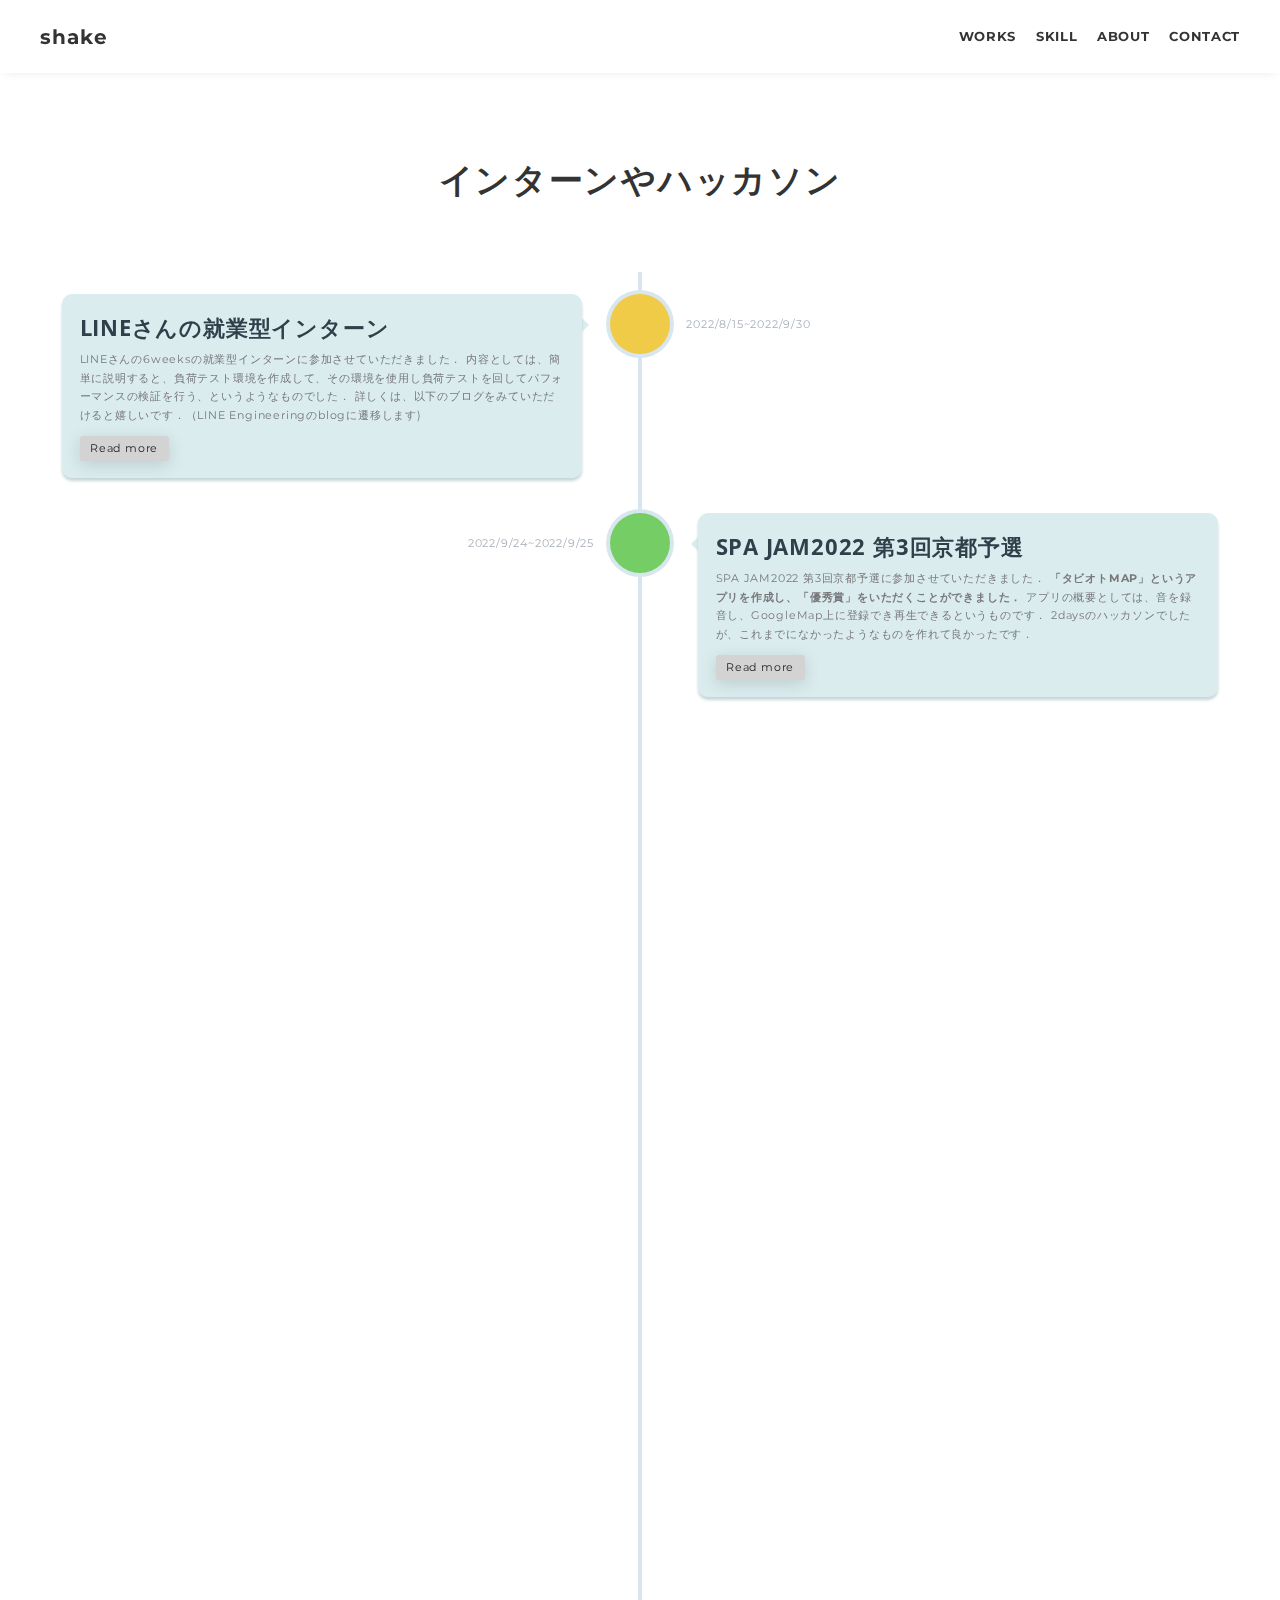
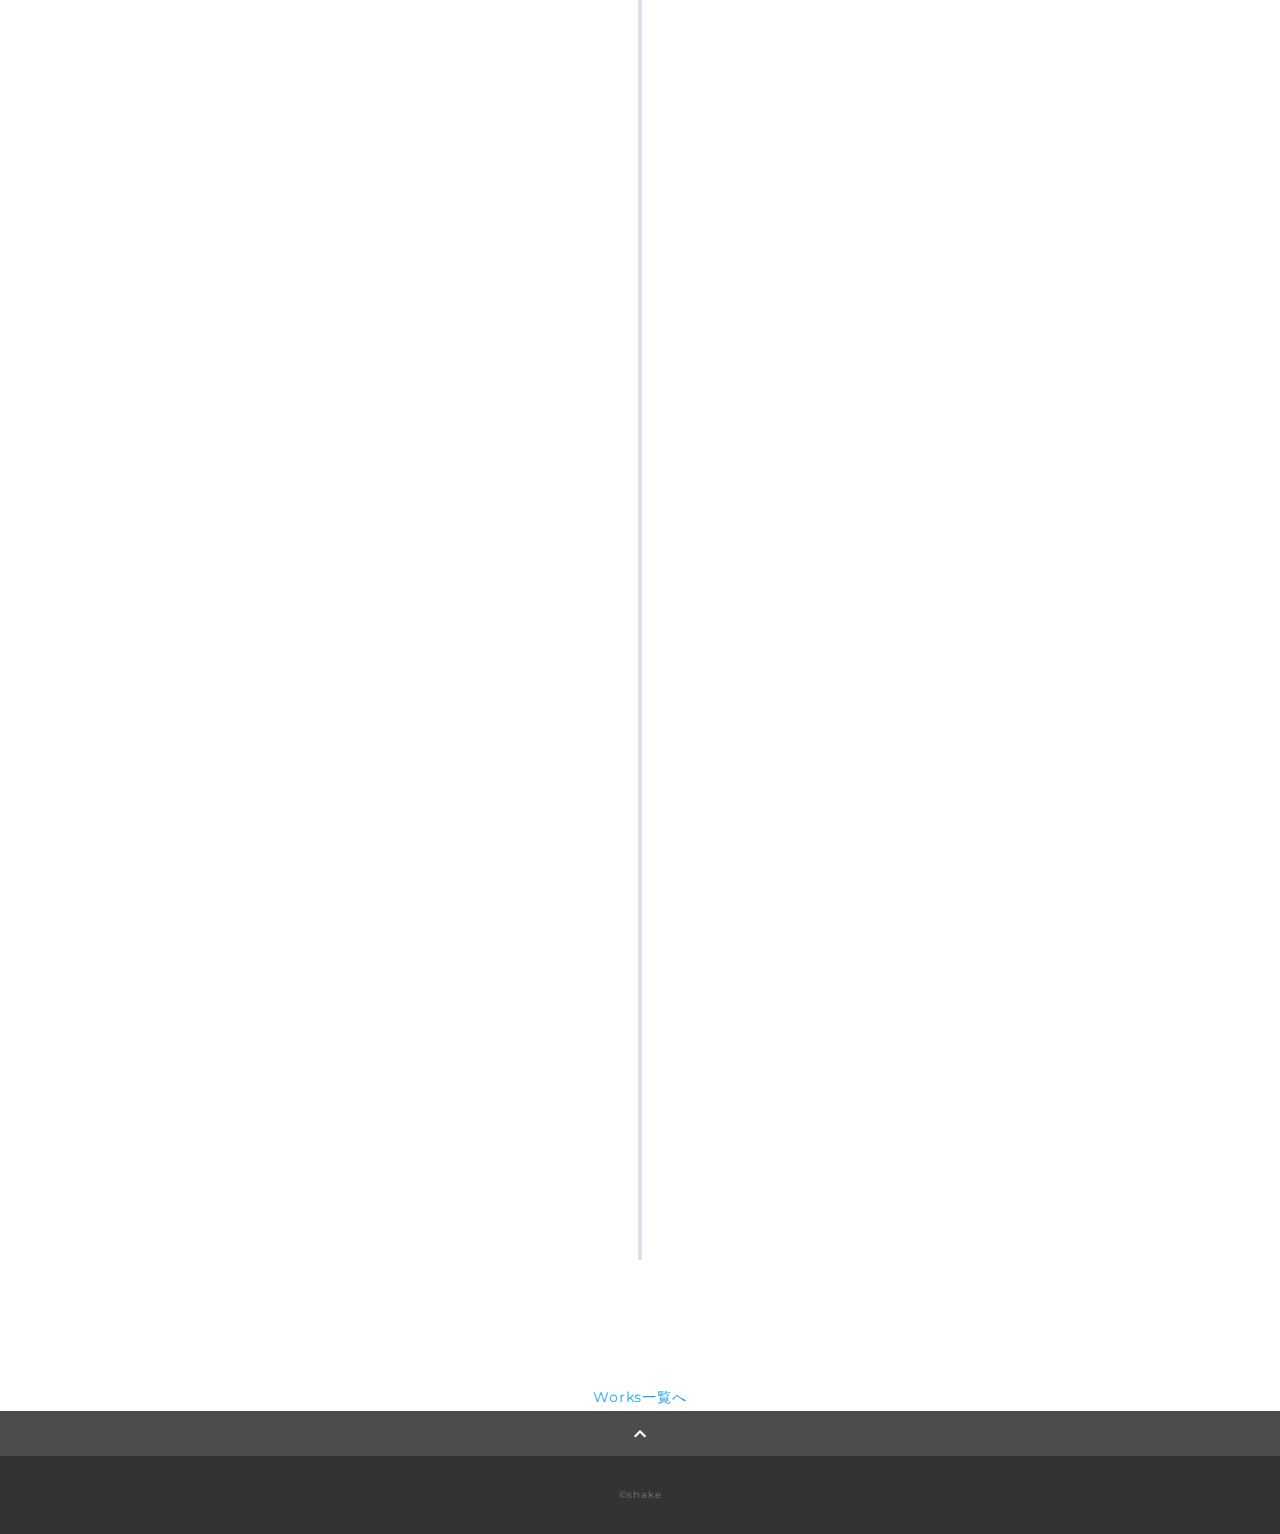
<file: intern.html>
<!DOCTYPE html>
<html>

<head>
    <meta charset="utf-8">
    <meta name="viewport" content="width=device-width,initial-scale=1.0,user-scalable=no">
    <meta property='og:type' content='website'>
    <meta property='og:title' content='shake ポートフォリオ'>
    <meta property='og:url' content='https://shake551.github.io/portfolio/'>
    <meta property='og:description' content='shakeのポートフォリオサイトです。'>
    <meta property="og:image" content="img/ogp.png">
    <meta name="description" content="shakeのポートフォリオサイトです"/>
    <title>shake ポートフォリオ</title>
    <link rel="preconnect" href="https://fonts.gstatic.com">
    <link href="https://fonts.googleapis.com/css2?family=Montserrat:wght@400;700&display=swap" rel="stylesheet">
    <link href="https://fonts.googleapis.com/css?family=Material+Icons+Outlined" rel="stylesheet">
    <link href="css/timeline/style.css" media="all" rel="stylesheet" type="text/css"/>
    <link href="css/timeline/custom_style.css" media="all" rel="stylesheet" type="text/css"/>
    <link href="css/style.css" media="all" rel="stylesheet" type="text/css"/>
    <link href="css/ress.css" media="all" rel="stylesheet" type="text/css"/>
    <link rel="shortcut icon" href="img/favicon.ico"/>
    <link rel=”canonical” href="https://shake551.github.io/portfolio/"/>
</head>

<body>
<div class="wrapper">

    <!-- header -->
    <header class="header ">
        <div class="inner">
            <h1 class="header-logo">
                <a href="./index.html">shake</a>
            </h1>
            <nav class="header-nav">
                <ul class="header-nav-list">
                    <li class="header-nav-item"><a href="./index.html#works">WORKS</a></li>
                    <li class="header-nav-item"><a href="./index.html#skill">SKILL</a></li>
                    <li class="header-nav-item"><a href="./index.html#about">ABOUT</a></li>
                    <li class="header-nav-item"><a href="./index.html#contact">CONTACT</a></li>
                </ul>
            </nav>
        </div>
    </header>
    <!-- /header -->

    <main class="content">
        <section class="works section" id="works">
            <div class="inner">
                <h2 class="title">インターンやハッカソン</h2>
                <section class="cd-timeline js-cd-timeline">
                    <div class="container max-width-lg cd-timeline__container">

                        <div class="cd-timeline__block">
                            <div class="cd-timeline__img cd-timeline__img--location">
                            </div>

                            <div class="cd-timeline__content text-component">
                                <h2>LINEさんの就業型インターン</h2>
                                <p class="color-contrast-medium">
                                    LINEさんの6weeksの就業型インターンに参加させていただきました．
                                    内容としては、簡単に説明すると、負荷テスト環境を作成して、その環境を使用し負荷テストを回してパフォーマンスの検証を行う、というようなものでした．
                                    詳しくは、以下のブログをみていただけると嬉しいです．（LINE Engineeringのblogに遷移します)
                                </p>
                                <div class="flex justify-between items-center">
                                    <span class="cd-timeline__date">2022/8/15~2022/9/30</span>
                                    <a href="https://engineering.linecorp.com/ja/blog/consumer-for-load-testing/" class="btn btn--subtle" target="_blank" rel="noopener noreferrer">Read more</a>
                                </div>
                            </div>
                        </div>

                        <div class="cd-timeline__block">
                            <div class="cd-timeline__img cd-timeline__img--picture">
                            </div>

                            <div class="cd-timeline__content text-component">
                                <h2>SPA JAM2022 第3回京都予選</h2>
                                <p class="color-contrast-medium">
                                    SPA JAM2022 第3回京都予選に参加させていただきました．
                                    <b>「タビオトMAP」というアプリを作成し、「優秀賞」をいただくことができました．</b>
                                    アプリの概要としては、音を録音し、GoogleMap上に登録でき再生できるというものです．
                                    2daysのハッカソンでしたが、これまでになかったようなものを作れて良かったです．
                                </p>
                                <div class="flex justify-between items-center">
                                    <span class="cd-timeline__date">2022/9/24~2022/9/25</span>
                                    <a href="tabiotomap.html" class="btn btn--subtle">Read more</a>
                                </div>
                            </div>
                        </div>

                        <div class="cd-timeline__block">
                            <div class="cd-timeline__img cd-timeline__img--location">
                            </div>

                            <div class="cd-timeline__content text-component">
                                <h2>サイボウズさんの短期インターン</h2>
                                <p class="color-contrast-medium">
                                    サイボウズさんの5日間の短期インターンに参加させていただきました．
                                    実際に社員の方が行っているように、モブプロという形で実際の新規機能開発のタスクを行いました．
                                    短い期間でのモブプロということで難しい部分もありましたが、互いの知識を共有することで足りないところを補い合うことや、知識の幅が広がることなど、モブプロの良さを体感することができました．
                                </p>
                                <div class="flex justify-between items-center">
                                    <span class="cd-timeline__date">2022/9/12~2022/9/16</span>
                                </div>
                            </div>
                        </div>

                        <div class="cd-timeline__block">
                            <div class="cd-timeline__img cd-timeline__img--location">
                            </div>

                            <div class="cd-timeline__content text-component">
                                <h2>DeNAさんの短期インターン</h2>
                                <p class="color-contrast-medium">
                                    DeNAさんの3日間の短期インターンに参加させていただきました．
                                    タスクをこなす際にやらなければいけないことを細分化することの大切さや、初対面の人ばかりの中でのチームビルディングの難しさ・楽しさなど、たくさんのことを学ことができたと思います．
                                </p>
                                <div class="flex justify-between items-center">
                                    <span class="cd-timeline__date">2022/9/3~2022/9/5</span>
                                </div>
                            </div>
                        </div>

                        <div class="cd-timeline__block">
                            <div class="cd-timeline__img cd-timeline__img--picture">
                            </div>

                            <div class="cd-timeline__content text-component">
                                <h2>NSSOL Capture The Flag</h2>
                                <p class="color-contrast-medium">
                                    日鉄ソリューションズさんのCTFに参加させていただきました．
                                    CTFは初めてだったのですが、幅広い分野の問題が出題され、とても楽めました．
                                </p>
                                <div class="flex justify-between items-center">
                                    <span class="cd-timeline__date">2022/8/20</span>
                                </div>
                            </div>
                        </div>

                        <div class="cd-timeline__block">
                            <div class="cd-timeline__img cd-timeline__img--picture">
                            </div>

                            <div class="cd-timeline__content text-component">
                                <h2>ytvハッカソン2022</h2>
                                <p class="color-contrast-medium">
                                    読売テレビさんの2daysハッカソンに参加させていただきました．
                                    クイズ番組で視聴者もリアルタイムでクイズに参加できるLINEbotを作成しました．
                                    テクニカルサポートとして、Cybozuさんのkintone、LINE株式会社さんのLINE Messaging APIを使用させていただきました．
                                    <b>また、優秀賞・LINE賞・kintone賞をいただきました．</b>
                                </p>
                                <div class="flex justify-between items-center">
                                    <span class="cd-timeline__date">2022/8/7~2022/8/8</span>
                                </div>
                            </div>
                        </div>

                        <div class="cd-timeline__block">
                            <div class="cd-timeline__img cd-timeline__img--movie">
                            </div>

                            <div class="cd-timeline__content text-component">
                                <h2>2daysワークショップ</h2>
                                <p class="color-contrast-medium">
                                    株式会社p-worldさんの2daysワークショップに参加させていただきました．
                                    内容としては、Railsなどを用いてチャットができる簡単なwebアプリを作成しました．
                                </p>
                                <div class="flex justify-between items-center">
                                    <span class="cd-timeline__date">2022/7/30~2022/7/31</span>
                                </div>
                            </div>
                        </div>

                        <div class="cd-timeline__block">
                            <div class="cd-timeline__img cd-timeline__img--picture">
                            </div>

                            <div class="cd-timeline__content text-component">
                                <h2>技育CAMPvol.6</h2>
                                <p class="color-contrast-medium">
                                    サポーターズさんの2daysハッカソンに参加させていただきました．
                                    このハッカソンでは、新しいことにトライしてみようと思い、モバイルアプリの開発をFlutter、FastAPIを用いて個人で行いました．
                                </p>
                                <div class="flex justify-between items-center">
                                    <span class="cd-timeline__date">2022/7/16~2022/7/17</span>
                                    <a href="mensetu.html" class="btn btn--subtle">Read more</a>
                                </div>
                            </div>
                        </div>

                        <div class="cd-timeline__block">
                            <div class="cd-timeline__img cd-timeline__img--movie">
                            </div>

                            <div class="cd-timeline__content text-component">
                                <h2>Bug Shooting Challenge</h2>
                                <p class="color-contrast-medium">
                                    株式会社mixiさんの1dayの不具合調査ワークショップ「Bug Shooting Challenge」に参加させていただきました．
                                    内容としては、お問い合わせなどから不具合を調査し、修正するというワークショップでした．
                                </p>
                                <div class="flex justify-between items-center">
                                    <span class="cd-timeline__date">2022/7/2</span>
                                </div>
                            </div>
                        </div>

                        <div class="cd-timeline__block">
                            <div class="cd-timeline__img cd-timeline__img--location">
                            </div>

                            <div class="cd-timeline__content text-component">
                                <h2>就業型インターン</h2>
                                <p class="color-contrast-medium">
                                    エキサイト株式会社さんで約2ヶ月間就業型インターンをさせていただきました．
                                </p>
                                <div class="flex justify-between items-center">
                                    <span class="cd-timeline__date">2022/2~2022/4</span>
                                    <a href="./intern/excite.html" class="btn btn--subtle">Read more</a>
                                </div>
                            </div>
                        </div>

                        <div class="cd-timeline__block">
                            <div class="cd-timeline__img cd-timeline__img--movie">
                            </div>

                            <div class="cd-timeline__content text-component">
                                <h2>ワークショップ</h2>
                                <p class="color-contrast-medium">
                                    バンダイナムコスタジオさんの1dayワークショップに参加させていただきました．
                                    本ワークシップではゲームサーバーAPIの開発業務を模した実習をさせていただきました．
                                </p>
                                <div class="flex justify-between items-center">
                                    <span class="cd-timeline__date">2021/12/18</span>
                                </div>
                            </div>
                        </div>

                        <div class="cd-timeline__block">
                            <div class="cd-timeline__img cd-timeline__img--picture">
                            </div>

                            <div class="cd-timeline__content text-component">
                                <h2>ヤマト運輸ハッカソン</h2>
                                <p class="color-contrast-medium">
                                    ヤマト運輸さんの2daysハッカソンに参加させていただきました．
                                    このハッカソンでは、「SDGsに関わる社会問題を解決するプロダクト」という課題で、私のチームは配達代行サービスを作成しました．
                                    <br>また、メンター賞をいただくこともできました．
                                </p>
                                <div class="flex justify-between items-center">
                                    <span class="cd-timeline__date">2021/11/27~2021/11/28</span>
                                    <a href="intern/yamato.html" class="btn btn--subtle">Read more</a>
                                </div>
                            </div>
                        </div>

                        <div class="cd-timeline__block">
                            <div class="cd-timeline__img cd-timeline__img--picture">
                            </div>

                            <div class="cd-timeline__content text-component">
                                <h2>ハッカソン</h2>
                                <p class="color-contrast-medium">
                                    株式会社アソウアルファさんの2daysハッカソンに参加させていただきました．
                                    このハッカソンではコロナ感染者数などのデータを用いたプロダクトを作成しました．
                                </p>
                                <div class="flex justify-between items-center">
                                    <span class="cd-timeline__date">2021/11/6~2021/11/7</span>
                                </div>
                            </div>
                        </div>

                        <div class="cd-timeline__block">
                            <div class="cd-timeline__img cd-timeline__img--picture">
                            </div>

                            <div class="cd-timeline__content text-component">
                                <h2>Booostハッカソン</h2>
                                <p class="color-contrast-medium">
                                    エキサイト株式会社さんの5daysハッカソンに参加させていただきました．
                                    このハッカソンではweb版のアルバムを作成しました．
                                    初めてのハッカソンということで苦戦したこともたくさんありましたが、とてもいい経験になりました．
                                </p>
                                <div class="flex justify-between items-center">
                                    <span class="cd-timeline__date">2021/9/9~2021/9/13</span>
                                </div>
                            </div>
                        </div>
                    </div>
                </section>
            </div>
        </section>

        <div class="home-link">
            <a href="./index.html#works">Works一覧へ</a>
        </div>

        <div class="page-top" id="js-page-top">
            <span class="material-icons-outlined">expand_less</span>
        </div>
    </main>

    <!-- footer -->
    <footer class="footer">
        <div class="copyright">&copy;shake</div>
    </footer>
    <!-- /footer -->

</div>
<script type='text/javascript' src="js/timeline.js"></script>
</body>

</html>
</file>
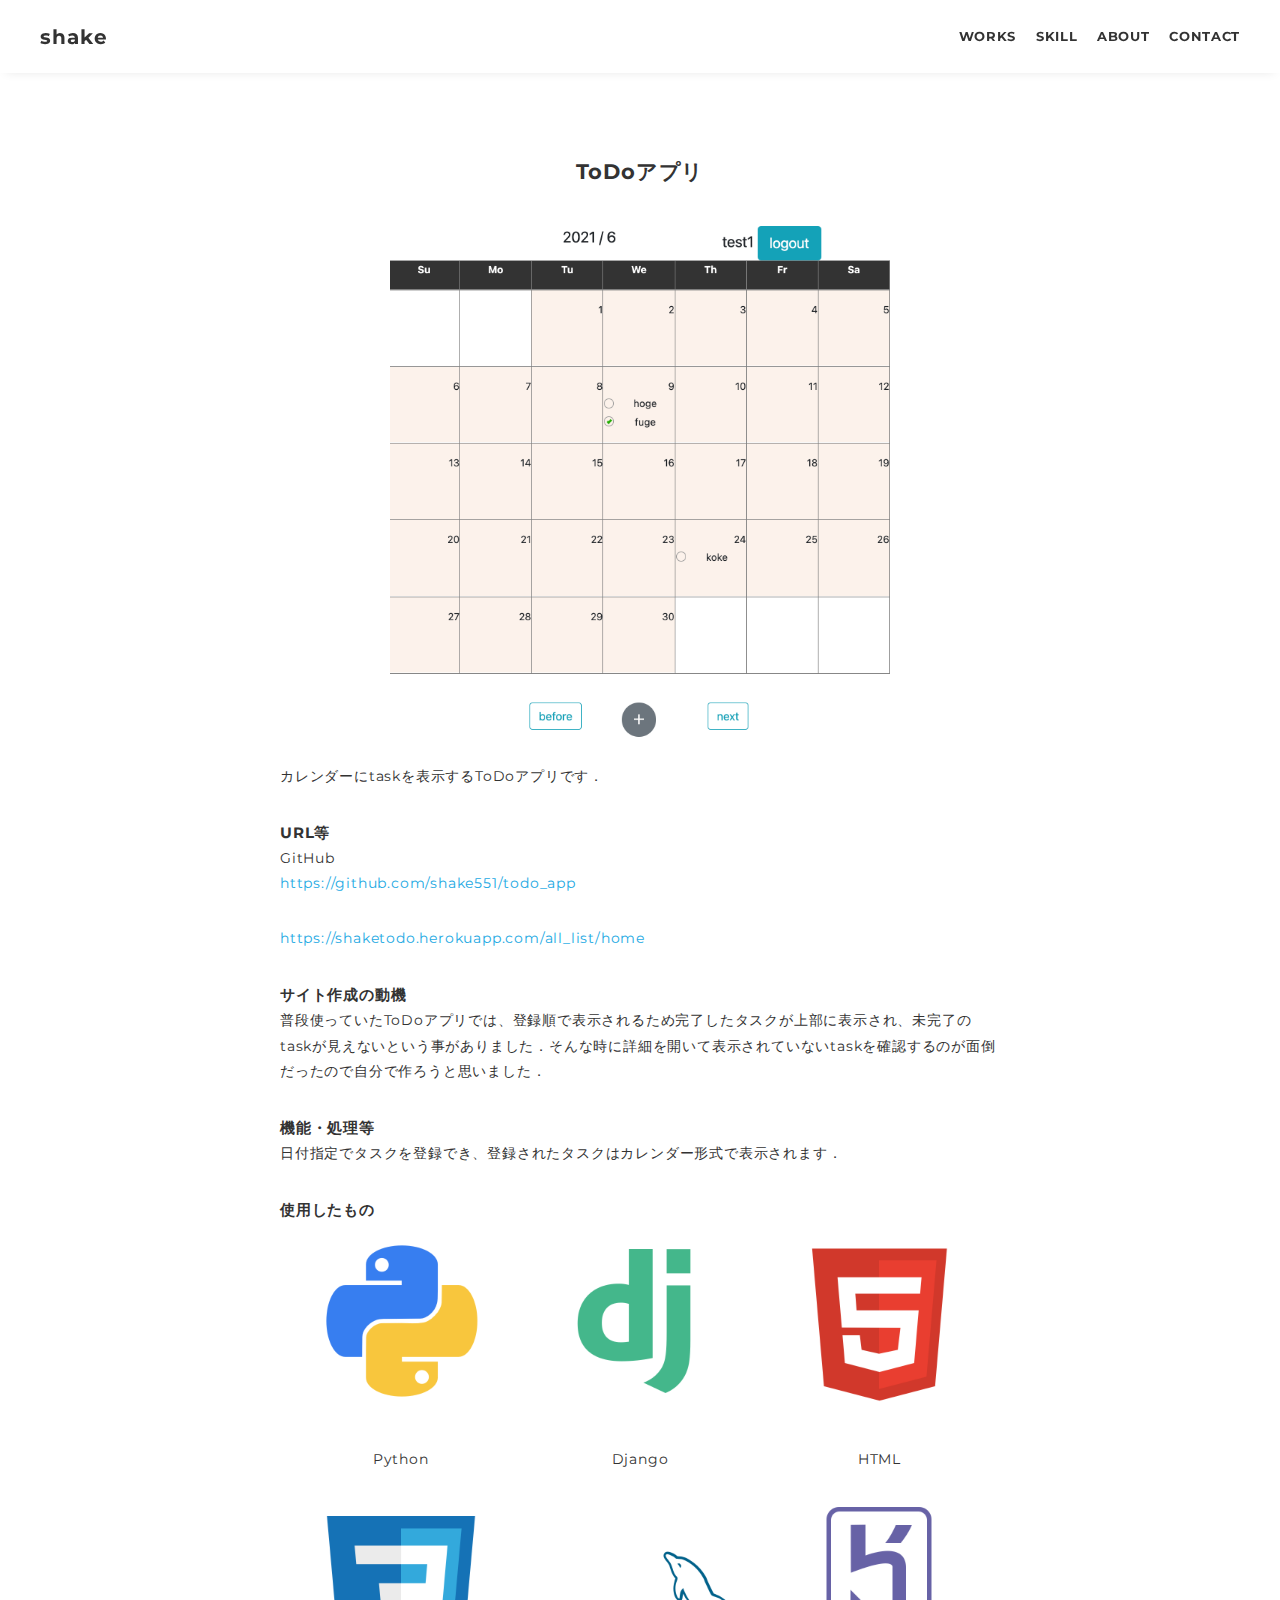
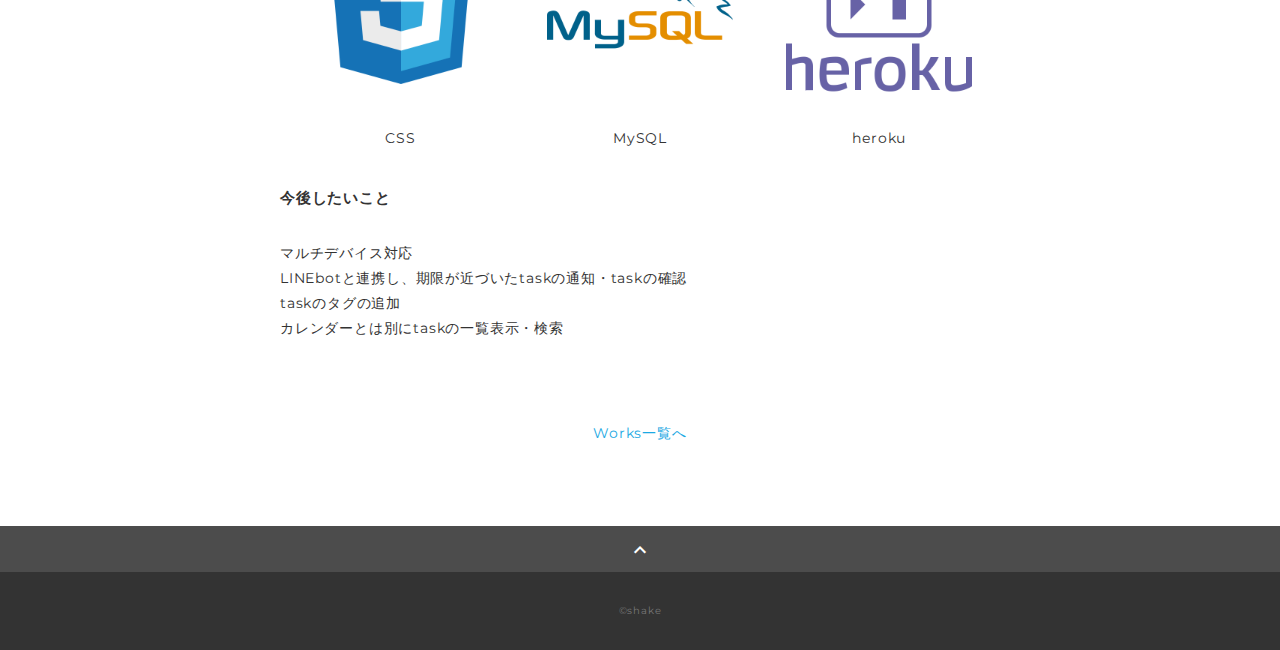
<file: todo.html>
<!DOCTYPE html>
<html>

<head>
    <meta charset="utf-8">
    <meta name="viewport" content="width=device-width,initial-scale=1.0,user-scalable=no">
    <meta property='og:type' content='website'>
    <meta property='og:title' content='shake ポートフォリオ'>
    <meta property='og:url' content='https://shake551.github.io/portfolio/'>
    <meta property='og:description' content='shakeのポートフォリオサイトです。'>
    <meta property="og:image" content="img/ogp.png">
    <meta name="description" content="shakeのポートフォリオサイトです"/>
    <title>shake ポートフォリオ</title>
    <link rel="preconnect" href="https://fonts.gstatic.com">
    <link href="https://fonts.googleapis.com/css2?family=Montserrat:wght@400;700&display=swap" rel="stylesheet">
    <link href="https://fonts.googleapis.com/css?family=Material+Icons+Outlined" rel="stylesheet">
    <link href="css/ress.css" media="all" rel="stylesheet" type="text/css"/>
    <link href="css/style.css" media="all" rel="stylesheet" type="text/css"/>
    <link rel="shortcut icon" href="img/favicon.ico"/>
    <link rel=”canonical” href='https://shake551.github.io/portfolio/'/>
</head>

<body>
<div class="wrapper">

    <!-- header -->
    <header class="header ">
        <div class="inner">
            <h1 class="header-logo">
                <a href="./index.html">shake</a>
            </h1>
            <nav class="header-nav">
                <ul class="header-nav-list">
                    <li class="header-nav-item"><a href="./index.html#works">WORKS</a></li>
                    <li class="header-nav-item"><a href="./index.html#skill">SKILL</a></li>
                    <li class="header-nav-item"><a href="./index.html#about">ABOUT</a></li>
                    <li class="header-nav-item"><a href="./index.html#contact">CONTACT</a></li>
                </ul>
            </nav>
        </div>
    </header>
    <!-- /header -->

    <main class="content">

        <article class="article">
            <div class="article-inner">
                <h2 class="article-title">ToDoアプリ</h2>
                <div class="article-img">
                    <img src="img/todo_de.png" alt="">
                </div>
                <div class="article-body">
                    <p>
                        カレンダーにtaskを表示するToDoアプリです．
                    </p>
                    <h3 class="article-info-title">URL等</h3>
                    <p>
                        GitHub <br/>
                        <a href="https://github.com/shake551/todo_app">https://github.com/shake551/todo_app</a>
                    </p>
                    <p><a href="https://shaketodo.herokuapp.com/all_list/home" target="_blank"
                          rel="noopener">https://shaketodo.herokuapp.com/all_list/home</a></p>
                    <h3 class="article-info-title">サイト作成の動機</h3>
                    <p>
                        普段使っていたToDoアプリでは、登録順で表示されるため完了したタスクが上部に表示され、未完了のtaskが見えないという事がありました．そんな時に詳細を開いて表示されていないtaskを確認するのが面倒だったので自分で作ろうと思いました．
                    </p>
                    <h3 class="article-info-title">機能・処理等</h3>
                    <p>
                        日付指定でタスクを登録でき、登録されたタスクはカレンダー形式で表示されます．
                    </p>
                    <h3 class="article-info-title">使用したもの</h3>
                    <table class="img-table">
                        <tr>
                            <td>
                                <img src="img/python.png" alt="">
                                <p>Python</p>
                            </td>
                            <td>
                                <img src="img/django.png" alt="">
                                <p>Django</p>
                            </td>
                            <td>
                                <img src="img/html.png" alt="">
                                <p>HTML</p>
                            </td>
                        </tr>
                        <tr>
                            <td>
                                <img src="img/css.png" alt="">
                                <p>CSS</p>
                            </td>
                            <td>
                                <img src="img/mysql.png" alt="">
                                <p>MySQL</p>
                            </td>
                            <td>
                                <img src="img/heroku.png" alt="">
                                <p>heroku</p>
                            </td>
                        </tr>
                    </table>
                    <h3 class="article-info-title">今後したいこと</h3>
                    <p>
                    <ul>
                        <li>マルチデバイス対応</li>
                        <li>LINEbotと連携し、期限が近づいたtaskの通知・taskの確認</li>
                        <li>taskのタグの追加</li>
                        <li>カレンダーとは別にtaskの一覧表示・検索</li>
                    </ul>
                    </p>
                </div>
                <div class="home-link">
                    <a href="./index.html#works">Works一覧へ</a>
                </div>
            </div>
        </article>

        <div class="page-top" id="js-page-top">
            <span class="material-icons-outlined">expand_less</span>
        </div>
    </main>

    <!-- footer -->
    <footer class="footer">
        <div class="copyright">&copy;shake</div>
    </footer>
    <!-- /footer -->

</div>
<script src="https://ajax.googleapis.com/ajax/libs/jquery/3.5.1/jquery.min.js"></script>
<script type='text/javascript' src="js/script.js"></script>
</body>

</html>
</file>
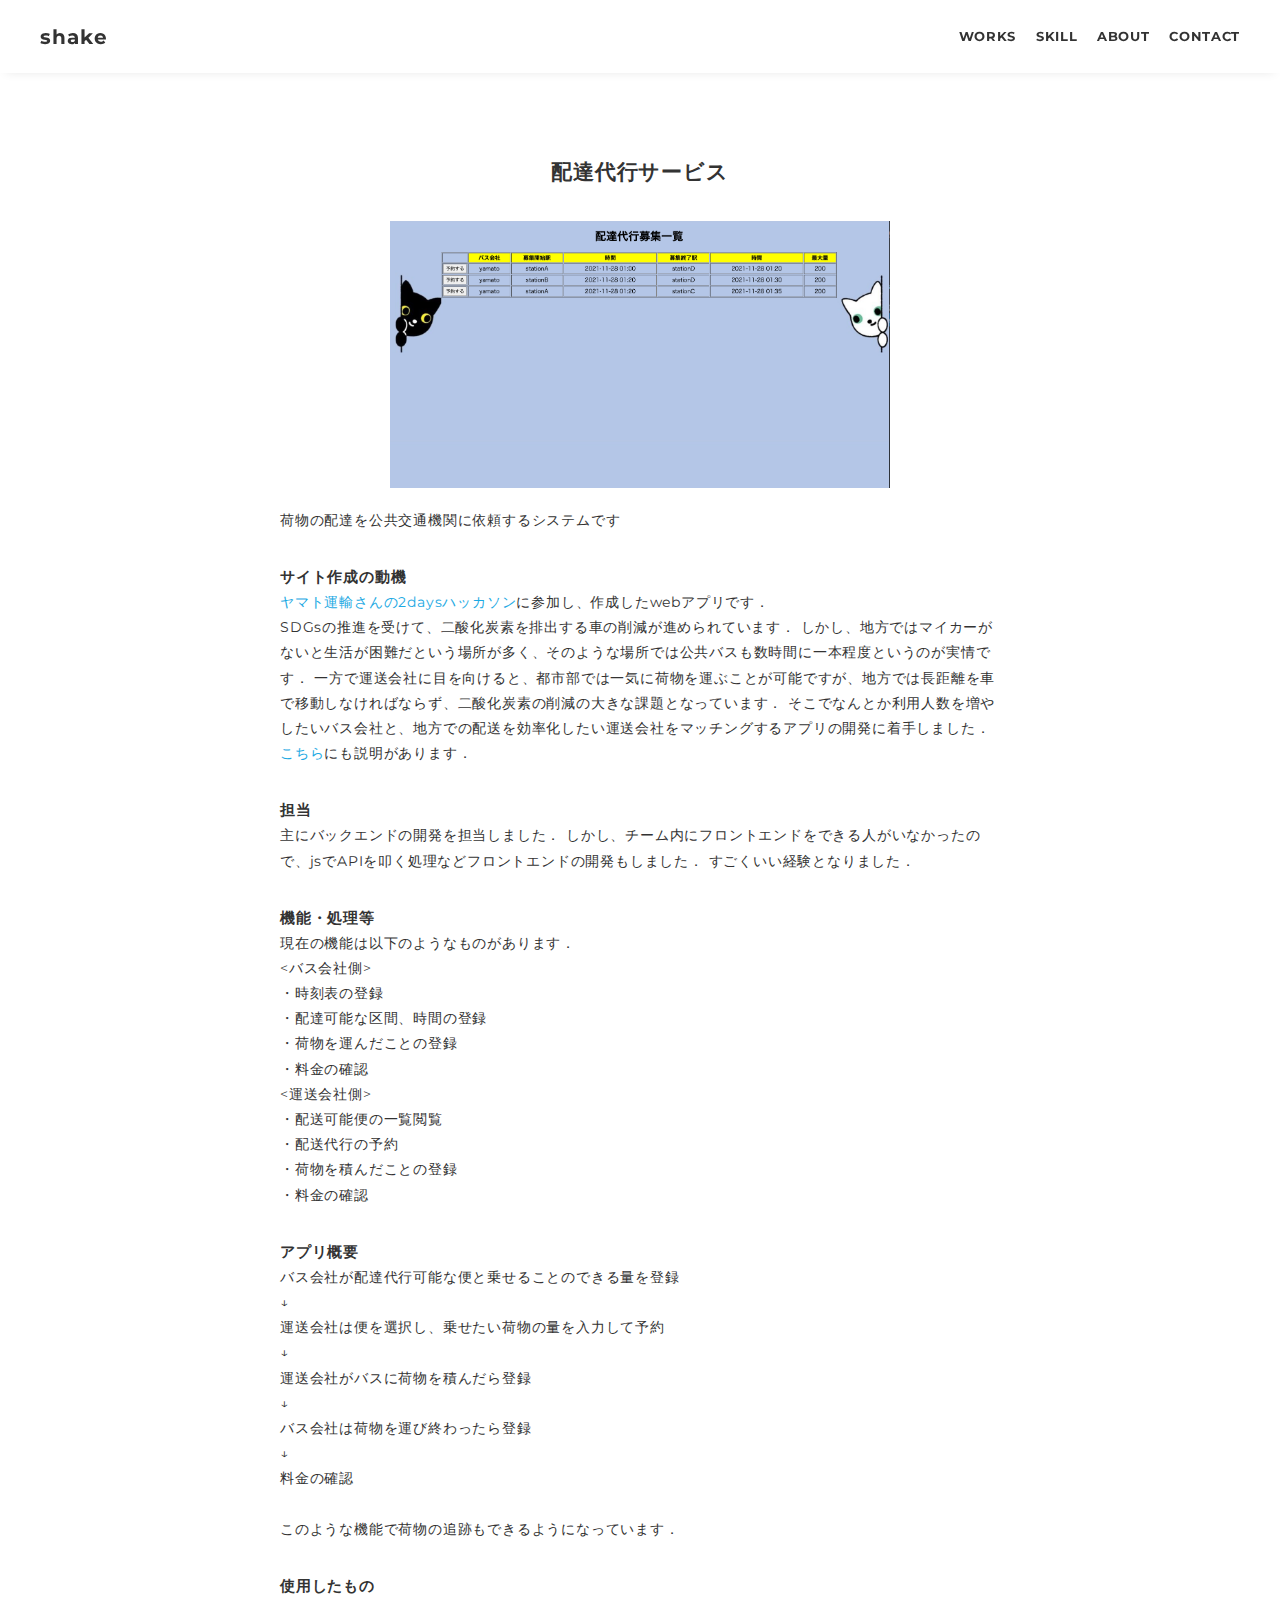
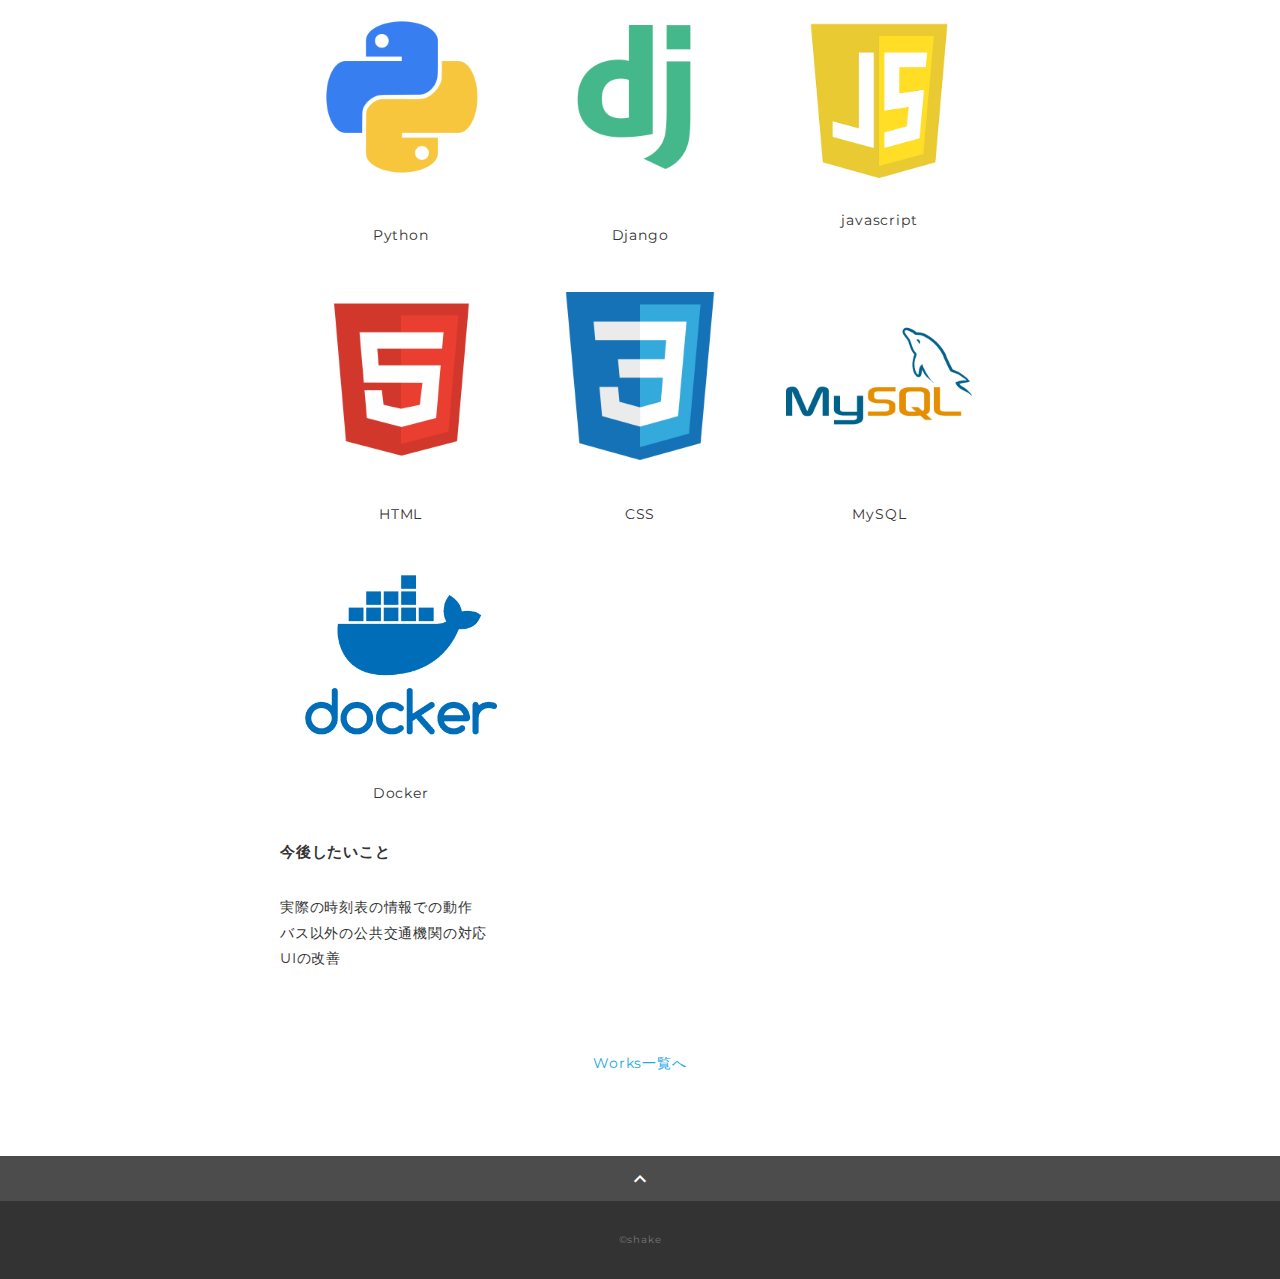
<file: intern/yamato.html>
<!DOCTYPE html>
<html>

<head>
    <meta charset="utf-8">
    <meta name="viewport" content="width=device-width,initial-scale=1.0,user-scalable=no">
    <meta property='og:type' content='website'>
    <meta property='og:title' content='shake ポートフォリオ'>
    <meta property='og:url' content='https://shake551.github.io/portfolio/'>
    <meta property='og:description' content='shakeのポートフォリオサイトです。'>
    <meta property="og:image" content="img/ogp.png">
    <meta name="description" content="shakeのポートフォリオサイトです"/>
    <title>shake ポートフォリオ</title>
    <link rel="preconnect" href="https://fonts.gstatic.com">
    <link href="https://fonts.googleapis.com/css2?family=Montserrat:wght@400;700&display=swap" rel="stylesheet">
    <link href="https://fonts.googleapis.com/css?family=Material+Icons+Outlined" rel="stylesheet">
    <link href="../css/ress.css" media="all" rel="stylesheet" type="text/css"/>
    <link href="../css/style.css" media="all" rel="stylesheet" type="text/css"/>
    <link rel="shortcut icon" href="../img/favicon.ico"/>
    <link rel=”canonical” href="https://shake551.github.io/portfolio/"/>
</head>

<body>
<div class="wrapper">

    <!-- header -->
    <header class="header ">
        <div class="inner">
            <h1 class="header-logo">
                <a href="../index.html">shake</a>
            </h1>
            <nav class="header-nav">
                <ul class="header-nav-list">
                    <li class="header-nav-item"><a href="../index.html#works">WORKS</a></li>
                    <li class="header-nav-item"><a href="../index.html#skill">SKILL</a></li>
                    <li class="header-nav-item"><a href="../index.html#about">ABOUT</a></li>
                    <li class="header-nav-item"><a href="../index.html#contact">CONTACT</a></li>
                </ul>
            </nav>
        </div>
    </header>
    <!-- /header -->

    <main class="content">

        <article class="article">
            <div class="article-inner">
                <h2 class="article-title">配達代行サービス</h2>
                <div class="article-img">
                    <img src="../img/yamato_de.png" alt="">
                </div>
                <div class="article-body">
                    <p>
                        荷物の配達を公共交通機関に依頼するシステムです
                    </p>
                    <h3 class="article-info-title">サイト作成の動機</h3>
                    <p>
                        <a href="https://hackathon.we-are-ma.jp/yamato2021-02/">ヤマト運輸さんの2daysハッカソン</a>に参加し、作成したwebアプリです．<br>
                        SDGsの推進を受けて、二酸化炭素を排出する車の削減が進められています．
                        しかし、地方ではマイカーがないと生活が困難だという場所が多く、そのような場所では公共バスも数時間に一本程度というのが実情です．
                        一方で運送会社に目を向けると、都市部では一気に荷物を運ぶことが可能ですが、地方では長距離を車で移動しなければならず、二酸化炭素の削減の大きな課題となっています．
                        そこでなんとか利用人数を増やしたいバス会社と、地方での配送を効率化したい運送会社をマッチングするアプリの開発に着手しました．<br>
                        <a href="https://protopedia.net/prototype/2801">こちら</a>にも説明があります．
                    </p>
                    <h3 class="article-info-title">担当</h3>
                    <p>
                        主にバックエンドの開発を担当しました．
                        しかし、チーム内にフロントエンドをできる人がいなかったので、jsでAPIを叩く処理などフロントエンドの開発もしました．
                        すごくいい経験となりました．
                    </p>
                    <h3 class="article-info-title">機能・処理等</h3>
                    <p>
                        現在の機能は以下のようなものがあります．<br>
                        &lt;バス会社側&gt;<br>
                        ・時刻表の登録<br>
                        ・配達可能な区間、時間の登録<br>
                        ・荷物を運んだことの登録<br>
                        ・料金の確認<br>
                        &lt;運送会社側&gt;<br>
                        ・配送可能便の一覧閲覧<br>
                        ・配送代行の予約<br>
                        ・荷物を積んだことの登録<br>
                        ・料金の確認
                    </p>
                    <h3 class="article-info-title">アプリ概要</h3>
                    <p>
                        バス会社が配達代行可能な便と乗せることのできる量を登録<br>↓<br>
                        運送会社は便を選択し、乗せたい荷物の量を入力して予約<br>↓<br>
                        運送会社がバスに荷物を積んだら登録<br>↓<br>
                        バス会社は荷物を運び終わったら登録<br>↓<br>
                        料金の確認<br><br>
                        このような機能で荷物の追跡もできるようになっています．
                    </p>
                    <h3 class="article-info-title">使用したもの</h3>
                    <table class="img-table">
                        <tr>
                            <td>
                                <img src="../img/python.png" alt="">
                                <p>Python</p>
                            </td>
                            <td>
                                <img src="../img/django.png" alt="">
                                <p>Django</p>
                            </td>
                            <td>
                                <img src="../img/js.png" alt="">
                                <p>javascript</p>
                            </td>
                        </tr>
                        <tr>
                            <td>
                                <img src="../img/html.png" alt="">
                                <p>HTML</p>
                            </td>
                            <td>
                                <img src="../img/css.png" alt="">
                                <p>CSS</p>
                            </td>
                            <td>
                                <img src="../img/mysql.png" alt="">
                                <p>MySQL</p>
                            </td>
                        </tr>
                        <tr>
                            <td>
                                <img src="../img/docker.png" alt="">
                                <p>Docker</p>
                            </td>
                        </tr>
                    </table>
                    <h3 class="article-info-title">今後したいこと</h3>
                    <p>
                    <ul>
                        <li>実際の時刻表の情報での動作</li>
                        <li>バス以外の公共交通機関の対応</li>
                        <li>UIの改善</li>
                    </ul>
                    </p>
                </div>
                <div class="home-link">
                    <a href="../index.html#works">Works一覧へ</a>
                </div>
            </div>
        </article>

        <div class="page-top" id="js-page-top">
            <span class="material-icons-outlined">expand_less</span>
        </div>
    </main>

    <!-- footer -->
    <footer class="footer">
        <div class="copyright">&copy;shake</div>
    </footer>
    <!-- /footer -->

</div>
</body>

</html>
</file>
<file: css/timeline/style.css>
@import url("https://fonts.googleapis.com/css?family=Droid+Serif|Open+Sans:400,700");*,*::after,*::before{box-sizing:inherit}*{font:inherit}html,body,div,span,applet,object,iframe,h1,h2,h3,h4,h5,h6,p,blockquote,pre,a,abbr,acronym,address,big,cite,code,del,dfn,em,img,ins,kbd,q,s,samp,small,strike,strong,sub,sup,tt,var,b,u,i,center,dl,dt,dd,ol,ul,li,fieldset,form,label,legend,table,caption,tbody,tfoot,thead,tr,th,td,article,aside,canvas,details,embed,figure,figcaption,footer,header,hgroup,menu,nav,output,ruby,section,summary,time,mark,audio,video,hr{margin:0;padding:0;border:0}html{box-sizing:border-box}body{background-color:hsl(0, 0%, 100%);background-color:var(--color-bg, white)}article,aside,details,figcaption,figure,footer,header,hgroup,menu,nav,section,main,form legend{display:block}ol,ul{list-style:none}blockquote,q{quotes:none}button,input,textarea,select{margin:0}.btn,.form-control,.link,.reset{background-color:transparent;padding:0;border:0;border-radius:0;color:inherit;line-height:inherit;-webkit-appearance:none;-moz-appearance:none;appearance:none}select.form-control::-ms-expand{display:none}textarea{resize:vertical;overflow:auto;vertical-align:top}input::-ms-clear{display:none}table{border-collapse:collapse;border-spacing:0}img,video,svg{max-width:100%}[data-theme]{background-color:hsl(0, 0%, 100%);background-color:var(--color-bg, #fff);color:hsl(240, 4%, 20%);color:var(--color-contrast-high, #313135)}:root{--space-unit:  1em;--space-xxxxs: calc(0.125*var(--space-unit));--space-xxxs:  calc(0.25*var(--space-unit));--space-xxs:   calc(0.375*var(--space-unit));--space-xs:    calc(0.5*var(--space-unit));--space-sm:    calc(0.75*var(--space-unit));--space-md:    calc(1.25*var(--space-unit));--space-lg:    calc(2*var(--space-unit));--space-xl:    calc(3.25*var(--space-unit));--space-xxl:   calc(5.25*var(--space-unit));--space-xxxl:  calc(8.5*var(--space-unit));--space-xxxxl: calc(13.75*var(--space-unit));--component-padding: var(--space-md)}:root{--max-width-xxs: 32rem;--max-width-xs:  38rem;--max-width-sm:  48rem;--max-width-md:  64rem;--max-width-lg:  80rem;--max-width-xl:  90rem;--max-width-xxl: 120rem}.container{width:calc(100% - 1.25em);width:calc(100% - 2*var(--component-padding));margin-left:auto;margin-right:auto}.max-width-xxs{max-width:32rem;max-width:var(--max-width-xxs)}.max-width-xs{max-width:38rem;max-width:var(--max-width-xs)}.max-width-sm{max-width:48rem;max-width:var(--max-width-sm)}.max-width-md{max-width:64rem;max-width:var(--max-width-md)}.max-width-lg{max-width:80rem;max-width:var(--max-width-lg)}.max-width-xl{max-width:90rem;max-width:var(--max-width-xl)}.max-width-xxl{max-width:120rem;max-width:var(--max-width-xxl)}.max-width-adaptive-sm{max-width:38rem;max-width:var(--max-width-xs)}@media (min-width: 64rem){.max-width-adaptive-sm{max-width:48rem;max-width:var(--max-width-sm)}}.max-width-adaptive-md{max-width:38rem;max-width:var(--max-width-xs)}@media (min-width: 64rem){.max-width-adaptive-md{max-width:64rem;max-width:var(--max-width-md)}}.max-width-adaptive,.max-width-adaptive-lg{max-width:38rem;max-width:var(--max-width-xs)}@media (min-width: 64rem){.max-width-adaptive,.max-width-adaptive-lg{max-width:64rem;max-width:var(--max-width-md)}}@media (min-width: 90rem){.max-width-adaptive,.max-width-adaptive-lg{max-width:80rem;max-width:var(--max-width-lg)}}.max-width-adaptive-xl{max-width:38rem;max-width:var(--max-width-xs)}@media (min-width: 64rem){.max-width-adaptive-xl{max-width:64rem;max-width:var(--max-width-md)}}@media (min-width: 90rem){.max-width-adaptive-xl{max-width:90rem;max-width:var(--max-width-xl)}}.grid{--grid-gap: 0px;display:-ms-flexbox;display:flex;-ms-flex-wrap:wrap;flex-wrap:wrap}.grid>*{-ms-flex-preferred-size:100%;flex-basis:100%}[class*="grid-gap"]{margin-bottom:1em * -1;margin-bottom:calc(var(--grid-gap, 1em)*-1);margin-right:1em * -1;margin-right:calc(var(--grid-gap, 1em)*-1)}[class*="grid-gap"]>*{margin-bottom:1em;margin-bottom:var(--grid-gap, 1em);margin-right:1em;margin-right:var(--grid-gap, 1em)}.grid-gap-xxxxs{--grid-gap: var(--space-xxxxs)}.grid-gap-xxxs{--grid-gap: var(--space-xxxs)}.grid-gap-xxs{--grid-gap: var(--space-xxs)}.grid-gap-xs{--grid-gap: var(--space-xs)}.grid-gap-sm{--grid-gap: var(--space-sm)}.grid-gap-md{--grid-gap: var(--space-md)}.grid-gap-lg{--grid-gap: var(--space-lg)}.grid-gap-xl{--grid-gap: var(--space-xl)}.grid-gap-xxl{--grid-gap: var(--space-xxl)}.grid-gap-xxxl{--grid-gap: var(--space-xxxl)}.grid-gap-xxxxl{--grid-gap: var(--space-xxxxl)}.col{-ms-flex-positive:1;flex-grow:1;-ms-flex-preferred-size:0;flex-basis:0;max-width:100%}.col-1{-ms-flex-preferred-size:calc(8.33% - 0.01px - 1em);-ms-flex-preferred-size:calc(8.33% - 0.01px - var(--grid-gap, 1em));flex-basis:calc(8.33% - 0.01px - 1em);flex-basis:calc(8.33% - 0.01px - var(--grid-gap, 1em));max-width:calc(8.33% - 0.01px - 1em);max-width:calc(8.33% - 0.01px - var(--grid-gap, 1em))}.col-2{-ms-flex-preferred-size:calc(16.66% - 0.01px - 1em);-ms-flex-preferred-size:calc(16.66% - 0.01px - var(--grid-gap, 1em));flex-basis:calc(16.66% - 0.01px - 1em);flex-basis:calc(16.66% - 0.01px - var(--grid-gap, 1em));max-width:calc(16.66% - 0.01px - 1em);max-width:calc(16.66% - 0.01px - var(--grid-gap, 1em))}.col-3{-ms-flex-preferred-size:calc(25% - 0.01px - 1em);-ms-flex-preferred-size:calc(25% - 0.01px - var(--grid-gap, 1em));flex-basis:calc(25% - 0.01px - 1em);flex-basis:calc(25% - 0.01px - var(--grid-gap, 1em));max-width:calc(25% - 0.01px - 1em);max-width:calc(25% - 0.01px - var(--grid-gap, 1em))}.col-4{-ms-flex-preferred-size:calc(33.33% - 0.01px - 1em);-ms-flex-preferred-size:calc(33.33% - 0.01px - var(--grid-gap, 1em));flex-basis:calc(33.33% - 0.01px - 1em);flex-basis:calc(33.33% - 0.01px - var(--grid-gap, 1em));max-width:calc(33.33% - 0.01px - 1em);max-width:calc(33.33% - 0.01px - var(--grid-gap, 1em))}.col-5{-ms-flex-preferred-size:calc(41.66% - 0.01px - 1em);-ms-flex-preferred-size:calc(41.66% - 0.01px - var(--grid-gap, 1em));flex-basis:calc(41.66% - 0.01px - 1em);flex-basis:calc(41.66% - 0.01px - var(--grid-gap, 1em));max-width:calc(41.66% - 0.01px - 1em);max-width:calc(41.66% - 0.01px - var(--grid-gap, 1em))}.col-6{-ms-flex-preferred-size:calc(50% - 0.01px - 1em);-ms-flex-preferred-size:calc(50% - 0.01px - var(--grid-gap, 1em));flex-basis:calc(50% - 0.01px - 1em);flex-basis:calc(50% - 0.01px - var(--grid-gap, 1em));max-width:calc(50% - 0.01px - 1em);max-width:calc(50% - 0.01px - var(--grid-gap, 1em))}.col-7{-ms-flex-preferred-size:calc(58.33% - 0.01px - 1em);-ms-flex-preferred-size:calc(58.33% - 0.01px - var(--grid-gap, 1em));flex-basis:calc(58.33% - 0.01px - 1em);flex-basis:calc(58.33% - 0.01px - var(--grid-gap, 1em));max-width:calc(58.33% - 0.01px - 1em);max-width:calc(58.33% - 0.01px - var(--grid-gap, 1em))}.col-8{-ms-flex-preferred-size:calc(66.66% - 0.01px - 1em);-ms-flex-preferred-size:calc(66.66% - 0.01px - var(--grid-gap, 1em));flex-basis:calc(66.66% - 0.01px - 1em);flex-basis:calc(66.66% - 0.01px - var(--grid-gap, 1em));max-width:calc(66.66% - 0.01px - 1em);max-width:calc(66.66% - 0.01px - var(--grid-gap, 1em))}.col-9{-ms-flex-preferred-size:calc(75% - 0.01px - 1em);-ms-flex-preferred-size:calc(75% - 0.01px - var(--grid-gap, 1em));flex-basis:calc(75% - 0.01px - 1em);flex-basis:calc(75% - 0.01px - var(--grid-gap, 1em));max-width:calc(75% - 0.01px - 1em);max-width:calc(75% - 0.01px - var(--grid-gap, 1em))}.col-10{-ms-flex-preferred-size:calc(83.33% - 0.01px - 1em);-ms-flex-preferred-size:calc(83.33% - 0.01px - var(--grid-gap, 1em));flex-basis:calc(83.33% - 0.01px - 1em);flex-basis:calc(83.33% - 0.01px - var(--grid-gap, 1em));max-width:calc(83.33% - 0.01px - 1em);max-width:calc(83.33% - 0.01px - var(--grid-gap, 1em))}.col-11{-ms-flex-preferred-size:calc(91.66% - 0.01px - 1em);-ms-flex-preferred-size:calc(91.66% - 0.01px - var(--grid-gap, 1em));flex-basis:calc(91.66% - 0.01px - 1em);flex-basis:calc(91.66% - 0.01px - var(--grid-gap, 1em));max-width:calc(91.66% - 0.01px - 1em);max-width:calc(91.66% - 0.01px - var(--grid-gap, 1em))}.col-12{-ms-flex-preferred-size:calc(100% - 0.01px - 1em);-ms-flex-preferred-size:calc(100% - 0.01px - var(--grid-gap, 1em));flex-basis:calc(100% - 0.01px - 1em);flex-basis:calc(100% - 0.01px - var(--grid-gap, 1em));max-width:calc(100% - 0.01px - 1em);max-width:calc(100% - 0.01px - var(--grid-gap, 1em))}@media (min-width: 32rem){.col\@xs{-ms-flex-positive:1;flex-grow:1;-ms-flex-preferred-size:0;flex-basis:0;max-width:100%}.col-1\@xs{-ms-flex-preferred-size:calc(8.33% - 0.01px - 1em);-ms-flex-preferred-size:calc(8.33% - 0.01px - var(--grid-gap, 1em));flex-basis:calc(8.33% - 0.01px - 1em);flex-basis:calc(8.33% - 0.01px - var(--grid-gap, 1em));max-width:calc(8.33% - 0.01px - 1em);max-width:calc(8.33% - 0.01px - var(--grid-gap, 1em))}.col-2\@xs{-ms-flex-preferred-size:calc(16.66% - 0.01px - 1em);-ms-flex-preferred-size:calc(16.66% - 0.01px - var(--grid-gap, 1em));flex-basis:calc(16.66% - 0.01px - 1em);flex-basis:calc(16.66% - 0.01px - var(--grid-gap, 1em));max-width:calc(16.66% - 0.01px - 1em);max-width:calc(16.66% - 0.01px - var(--grid-gap, 1em))}.col-3\@xs{-ms-flex-preferred-size:calc(25% - 0.01px - 1em);-ms-flex-preferred-size:calc(25% - 0.01px - var(--grid-gap, 1em));flex-basis:calc(25% - 0.01px - 1em);flex-basis:calc(25% - 0.01px - var(--grid-gap, 1em));max-width:calc(25% - 0.01px - 1em);max-width:calc(25% - 0.01px - var(--grid-gap, 1em))}.col-4\@xs{-ms-flex-preferred-size:calc(33.33% - 0.01px - 1em);-ms-flex-preferred-size:calc(33.33% - 0.01px - var(--grid-gap, 1em));flex-basis:calc(33.33% - 0.01px - 1em);flex-basis:calc(33.33% - 0.01px - var(--grid-gap, 1em));max-width:calc(33.33% - 0.01px - 1em);max-width:calc(33.33% - 0.01px - var(--grid-gap, 1em))}.col-5\@xs{-ms-flex-preferred-size:calc(41.66% - 0.01px - 1em);-ms-flex-preferred-size:calc(41.66% - 0.01px - var(--grid-gap, 1em));flex-basis:calc(41.66% - 0.01px - 1em);flex-basis:calc(41.66% - 0.01px - var(--grid-gap, 1em));max-width:calc(41.66% - 0.01px - 1em);max-width:calc(41.66% - 0.01px - var(--grid-gap, 1em))}.col-6\@xs{-ms-flex-preferred-size:calc(50% - 0.01px - 1em);-ms-flex-preferred-size:calc(50% - 0.01px - var(--grid-gap, 1em));flex-basis:calc(50% - 0.01px - 1em);flex-basis:calc(50% - 0.01px - var(--grid-gap, 1em));max-width:calc(50% - 0.01px - 1em);max-width:calc(50% - 0.01px - var(--grid-gap, 1em))}.col-7\@xs{-ms-flex-preferred-size:calc(58.33% - 0.01px - 1em);-ms-flex-preferred-size:calc(58.33% - 0.01px - var(--grid-gap, 1em));flex-basis:calc(58.33% - 0.01px - 1em);flex-basis:calc(58.33% - 0.01px - var(--grid-gap, 1em));max-width:calc(58.33% - 0.01px - 1em);max-width:calc(58.33% - 0.01px - var(--grid-gap, 1em))}.col-8\@xs{-ms-flex-preferred-size:calc(66.66% - 0.01px - 1em);-ms-flex-preferred-size:calc(66.66% - 0.01px - var(--grid-gap, 1em));flex-basis:calc(66.66% - 0.01px - 1em);flex-basis:calc(66.66% - 0.01px - var(--grid-gap, 1em));max-width:calc(66.66% - 0.01px - 1em);max-width:calc(66.66% - 0.01px - var(--grid-gap, 1em))}.col-9\@xs{-ms-flex-preferred-size:calc(75% - 0.01px - 1em);-ms-flex-preferred-size:calc(75% - 0.01px - var(--grid-gap, 1em));flex-basis:calc(75% - 0.01px - 1em);flex-basis:calc(75% - 0.01px - var(--grid-gap, 1em));max-width:calc(75% - 0.01px - 1em);max-width:calc(75% - 0.01px - var(--grid-gap, 1em))}.col-10\@xs{-ms-flex-preferred-size:calc(83.33% - 0.01px - 1em);-ms-flex-preferred-size:calc(83.33% - 0.01px - var(--grid-gap, 1em));flex-basis:calc(83.33% - 0.01px - 1em);flex-basis:calc(83.33% - 0.01px - var(--grid-gap, 1em));max-width:calc(83.33% - 0.01px - 1em);max-width:calc(83.33% - 0.01px - var(--grid-gap, 1em))}.col-11\@xs{-ms-flex-preferred-size:calc(91.66% - 0.01px - 1em);-ms-flex-preferred-size:calc(91.66% - 0.01px - var(--grid-gap, 1em));flex-basis:calc(91.66% - 0.01px - 1em);flex-basis:calc(91.66% - 0.01px - var(--grid-gap, 1em));max-width:calc(91.66% - 0.01px - 1em);max-width:calc(91.66% - 0.01px - var(--grid-gap, 1em))}.col-12\@xs{-ms-flex-preferred-size:calc(100% - 0.01px - 1em);-ms-flex-preferred-size:calc(100% - 0.01px - var(--grid-gap, 1em));flex-basis:calc(100% - 0.01px - 1em);flex-basis:calc(100% - 0.01px - var(--grid-gap, 1em));max-width:calc(100% - 0.01px - 1em);max-width:calc(100% - 0.01px - var(--grid-gap, 1em))}}@media (min-width: 48rem){.col\@sm{-ms-flex-positive:1;flex-grow:1;-ms-flex-preferred-size:0;flex-basis:0;max-width:100%}.col-1\@sm{-ms-flex-preferred-size:calc(8.33% - 0.01px - 1em);-ms-flex-preferred-size:calc(8.33% - 0.01px - var(--grid-gap, 1em));flex-basis:calc(8.33% - 0.01px - 1em);flex-basis:calc(8.33% - 0.01px - var(--grid-gap, 1em));max-width:calc(8.33% - 0.01px - 1em);max-width:calc(8.33% - 0.01px - var(--grid-gap, 1em))}.col-2\@sm{-ms-flex-preferred-size:calc(16.66% - 0.01px - 1em);-ms-flex-preferred-size:calc(16.66% - 0.01px - var(--grid-gap, 1em));flex-basis:calc(16.66% - 0.01px - 1em);flex-basis:calc(16.66% - 0.01px - var(--grid-gap, 1em));max-width:calc(16.66% - 0.01px - 1em);max-width:calc(16.66% - 0.01px - var(--grid-gap, 1em))}.col-3\@sm{-ms-flex-preferred-size:calc(25% - 0.01px - 1em);-ms-flex-preferred-size:calc(25% - 0.01px - var(--grid-gap, 1em));flex-basis:calc(25% - 0.01px - 1em);flex-basis:calc(25% - 0.01px - var(--grid-gap, 1em));max-width:calc(25% - 0.01px - 1em);max-width:calc(25% - 0.01px - var(--grid-gap, 1em))}.col-4\@sm{-ms-flex-preferred-size:calc(33.33% - 0.01px - 1em);-ms-flex-preferred-size:calc(33.33% - 0.01px - var(--grid-gap, 1em));flex-basis:calc(33.33% - 0.01px - 1em);flex-basis:calc(33.33% - 0.01px - var(--grid-gap, 1em));max-width:calc(33.33% - 0.01px - 1em);max-width:calc(33.33% - 0.01px - var(--grid-gap, 1em))}.col-5\@sm{-ms-flex-preferred-size:calc(41.66% - 0.01px - 1em);-ms-flex-preferred-size:calc(41.66% - 0.01px - var(--grid-gap, 1em));flex-basis:calc(41.66% - 0.01px - 1em);flex-basis:calc(41.66% - 0.01px - var(--grid-gap, 1em));max-width:calc(41.66% - 0.01px - 1em);max-width:calc(41.66% - 0.01px - var(--grid-gap, 1em))}.col-6\@sm{-ms-flex-preferred-size:calc(50% - 0.01px - 1em);-ms-flex-preferred-size:calc(50% - 0.01px - var(--grid-gap, 1em));flex-basis:calc(50% - 0.01px - 1em);flex-basis:calc(50% - 0.01px - var(--grid-gap, 1em));max-width:calc(50% - 0.01px - 1em);max-width:calc(50% - 0.01px - var(--grid-gap, 1em))}.col-7\@sm{-ms-flex-preferred-size:calc(58.33% - 0.01px - 1em);-ms-flex-preferred-size:calc(58.33% - 0.01px - var(--grid-gap, 1em));flex-basis:calc(58.33% - 0.01px - 1em);flex-basis:calc(58.33% - 0.01px - var(--grid-gap, 1em));max-width:calc(58.33% - 0.01px - 1em);max-width:calc(58.33% - 0.01px - var(--grid-gap, 1em))}.col-8\@sm{-ms-flex-preferred-size:calc(66.66% - 0.01px - 1em);-ms-flex-preferred-size:calc(66.66% - 0.01px - var(--grid-gap, 1em));flex-basis:calc(66.66% - 0.01px - 1em);flex-basis:calc(66.66% - 0.01px - var(--grid-gap, 1em));max-width:calc(66.66% - 0.01px - 1em);max-width:calc(66.66% - 0.01px - var(--grid-gap, 1em))}.col-9\@sm{-ms-flex-preferred-size:calc(75% - 0.01px - 1em);-ms-flex-preferred-size:calc(75% - 0.01px - var(--grid-gap, 1em));flex-basis:calc(75% - 0.01px - 1em);flex-basis:calc(75% - 0.01px - var(--grid-gap, 1em));max-width:calc(75% - 0.01px - 1em);max-width:calc(75% - 0.01px - var(--grid-gap, 1em))}.col-10\@sm{-ms-flex-preferred-size:calc(83.33% - 0.01px - 1em);-ms-flex-preferred-size:calc(83.33% - 0.01px - var(--grid-gap, 1em));flex-basis:calc(83.33% - 0.01px - 1em);flex-basis:calc(83.33% - 0.01px - var(--grid-gap, 1em));max-width:calc(83.33% - 0.01px - 1em);max-width:calc(83.33% - 0.01px - var(--grid-gap, 1em))}.col-11\@sm{-ms-flex-preferred-size:calc(91.66% - 0.01px - 1em);-ms-flex-preferred-size:calc(91.66% - 0.01px - var(--grid-gap, 1em));flex-basis:calc(91.66% - 0.01px - 1em);flex-basis:calc(91.66% - 0.01px - var(--grid-gap, 1em));max-width:calc(91.66% - 0.01px - 1em);max-width:calc(91.66% - 0.01px - var(--grid-gap, 1em))}.col-12\@sm{-ms-flex-preferred-size:calc(100% - 0.01px - 1em);-ms-flex-preferred-size:calc(100% - 0.01px - var(--grid-gap, 1em));flex-basis:calc(100% - 0.01px - 1em);flex-basis:calc(100% - 0.01px - var(--grid-gap, 1em));max-width:calc(100% - 0.01px - 1em);max-width:calc(100% - 0.01px - var(--grid-gap, 1em))}}@media (min-width: 64rem){.col\@md{-ms-flex-positive:1;flex-grow:1;-ms-flex-preferred-size:0;flex-basis:0;max-width:100%}.col-1\@md{-ms-flex-preferred-size:calc(8.33% - 0.01px - 1em);-ms-flex-preferred-size:calc(8.33% - 0.01px - var(--grid-gap, 1em));flex-basis:calc(8.33% - 0.01px - 1em);flex-basis:calc(8.33% - 0.01px - var(--grid-gap, 1em));max-width:calc(8.33% - 0.01px - 1em);max-width:calc(8.33% - 0.01px - var(--grid-gap, 1em))}.col-2\@md{-ms-flex-preferred-size:calc(16.66% - 0.01px - 1em);-ms-flex-preferred-size:calc(16.66% - 0.01px - var(--grid-gap, 1em));flex-basis:calc(16.66% - 0.01px - 1em);flex-basis:calc(16.66% - 0.01px - var(--grid-gap, 1em));max-width:calc(16.66% - 0.01px - 1em);max-width:calc(16.66% - 0.01px - var(--grid-gap, 1em))}.col-3\@md{-ms-flex-preferred-size:calc(25% - 0.01px - 1em);-ms-flex-preferred-size:calc(25% - 0.01px - var(--grid-gap, 1em));flex-basis:calc(25% - 0.01px - 1em);flex-basis:calc(25% - 0.01px - var(--grid-gap, 1em));max-width:calc(25% - 0.01px - 1em);max-width:calc(25% - 0.01px - var(--grid-gap, 1em))}.col-4\@md{-ms-flex-preferred-size:calc(33.33% - 0.01px - 1em);-ms-flex-preferred-size:calc(33.33% - 0.01px - var(--grid-gap, 1em));flex-basis:calc(33.33% - 0.01px - 1em);flex-basis:calc(33.33% - 0.01px - var(--grid-gap, 1em));max-width:calc(33.33% - 0.01px - 1em);max-width:calc(33.33% - 0.01px - var(--grid-gap, 1em))}.col-5\@md{-ms-flex-preferred-size:calc(41.66% - 0.01px - 1em);-ms-flex-preferred-size:calc(41.66% - 0.01px - var(--grid-gap, 1em));flex-basis:calc(41.66% - 0.01px - 1em);flex-basis:calc(41.66% - 0.01px - var(--grid-gap, 1em));max-width:calc(41.66% - 0.01px - 1em);max-width:calc(41.66% - 0.01px - var(--grid-gap, 1em))}.col-6\@md{-ms-flex-preferred-size:calc(50% - 0.01px - 1em);-ms-flex-preferred-size:calc(50% - 0.01px - var(--grid-gap, 1em));flex-basis:calc(50% - 0.01px - 1em);flex-basis:calc(50% - 0.01px - var(--grid-gap, 1em));max-width:calc(50% - 0.01px - 1em);max-width:calc(50% - 0.01px - var(--grid-gap, 1em))}.col-7\@md{-ms-flex-preferred-size:calc(58.33% - 0.01px - 1em);-ms-flex-preferred-size:calc(58.33% - 0.01px - var(--grid-gap, 1em));flex-basis:calc(58.33% - 0.01px - 1em);flex-basis:calc(58.33% - 0.01px - var(--grid-gap, 1em));max-width:calc(58.33% - 0.01px - 1em);max-width:calc(58.33% - 0.01px - var(--grid-gap, 1em))}.col-8\@md{-ms-flex-preferred-size:calc(66.66% - 0.01px - 1em);-ms-flex-preferred-size:calc(66.66% - 0.01px - var(--grid-gap, 1em));flex-basis:calc(66.66% - 0.01px - 1em);flex-basis:calc(66.66% - 0.01px - var(--grid-gap, 1em));max-width:calc(66.66% - 0.01px - 1em);max-width:calc(66.66% - 0.01px - var(--grid-gap, 1em))}.col-9\@md{-ms-flex-preferred-size:calc(75% - 0.01px - 1em);-ms-flex-preferred-size:calc(75% - 0.01px - var(--grid-gap, 1em));flex-basis:calc(75% - 0.01px - 1em);flex-basis:calc(75% - 0.01px - var(--grid-gap, 1em));max-width:calc(75% - 0.01px - 1em);max-width:calc(75% - 0.01px - var(--grid-gap, 1em))}.col-10\@md{-ms-flex-preferred-size:calc(83.33% - 0.01px - 1em);-ms-flex-preferred-size:calc(83.33% - 0.01px - var(--grid-gap, 1em));flex-basis:calc(83.33% - 0.01px - 1em);flex-basis:calc(83.33% - 0.01px - var(--grid-gap, 1em));max-width:calc(83.33% - 0.01px - 1em);max-width:calc(83.33% - 0.01px - var(--grid-gap, 1em))}.col-11\@md{-ms-flex-preferred-size:calc(91.66% - 0.01px - 1em);-ms-flex-preferred-size:calc(91.66% - 0.01px - var(--grid-gap, 1em));flex-basis:calc(91.66% - 0.01px - 1em);flex-basis:calc(91.66% - 0.01px - var(--grid-gap, 1em));max-width:calc(91.66% - 0.01px - 1em);max-width:calc(91.66% - 0.01px - var(--grid-gap, 1em))}.col-12\@md{-ms-flex-preferred-size:calc(100% - 0.01px - 1em);-ms-flex-preferred-size:calc(100% - 0.01px - var(--grid-gap, 1em));flex-basis:calc(100% - 0.01px - 1em);flex-basis:calc(100% - 0.01px - var(--grid-gap, 1em));max-width:calc(100% - 0.01px - 1em);max-width:calc(100% - 0.01px - var(--grid-gap, 1em))}}@media (min-width: 80rem){.col\@lg{-ms-flex-positive:1;flex-grow:1;-ms-flex-preferred-size:0;flex-basis:0;max-width:100%}.col-1\@lg{-ms-flex-preferred-size:calc(8.33% - 0.01px - 1em);-ms-flex-preferred-size:calc(8.33% - 0.01px - var(--grid-gap, 1em));flex-basis:calc(8.33% - 0.01px - 1em);flex-basis:calc(8.33% - 0.01px - var(--grid-gap, 1em));max-width:calc(8.33% - 0.01px - 1em);max-width:calc(8.33% - 0.01px - var(--grid-gap, 1em))}.col-2\@lg{-ms-flex-preferred-size:calc(16.66% - 0.01px - 1em);-ms-flex-preferred-size:calc(16.66% - 0.01px - var(--grid-gap, 1em));flex-basis:calc(16.66% - 0.01px - 1em);flex-basis:calc(16.66% - 0.01px - var(--grid-gap, 1em));max-width:calc(16.66% - 0.01px - 1em);max-width:calc(16.66% - 0.01px - var(--grid-gap, 1em))}.col-3\@lg{-ms-flex-preferred-size:calc(25% - 0.01px - 1em);-ms-flex-preferred-size:calc(25% - 0.01px - var(--grid-gap, 1em));flex-basis:calc(25% - 0.01px - 1em);flex-basis:calc(25% - 0.01px - var(--grid-gap, 1em));max-width:calc(25% - 0.01px - 1em);max-width:calc(25% - 0.01px - var(--grid-gap, 1em))}.col-4\@lg{-ms-flex-preferred-size:calc(33.33% - 0.01px - 1em);-ms-flex-preferred-size:calc(33.33% - 0.01px - var(--grid-gap, 1em));flex-basis:calc(33.33% - 0.01px - 1em);flex-basis:calc(33.33% - 0.01px - var(--grid-gap, 1em));max-width:calc(33.33% - 0.01px - 1em);max-width:calc(33.33% - 0.01px - var(--grid-gap, 1em))}.col-5\@lg{-ms-flex-preferred-size:calc(41.66% - 0.01px - 1em);-ms-flex-preferred-size:calc(41.66% - 0.01px - var(--grid-gap, 1em));flex-basis:calc(41.66% - 0.01px - 1em);flex-basis:calc(41.66% - 0.01px - var(--grid-gap, 1em));max-width:calc(41.66% - 0.01px - 1em);max-width:calc(41.66% - 0.01px - var(--grid-gap, 1em))}.col-6\@lg{-ms-flex-preferred-size:calc(50% - 0.01px - 1em);-ms-flex-preferred-size:calc(50% - 0.01px - var(--grid-gap, 1em));flex-basis:calc(50% - 0.01px - 1em);flex-basis:calc(50% - 0.01px - var(--grid-gap, 1em));max-width:calc(50% - 0.01px - 1em);max-width:calc(50% - 0.01px - var(--grid-gap, 1em))}.col-7\@lg{-ms-flex-preferred-size:calc(58.33% - 0.01px - 1em);-ms-flex-preferred-size:calc(58.33% - 0.01px - var(--grid-gap, 1em));flex-basis:calc(58.33% - 0.01px - 1em);flex-basis:calc(58.33% - 0.01px - var(--grid-gap, 1em));max-width:calc(58.33% - 0.01px - 1em);max-width:calc(58.33% - 0.01px - var(--grid-gap, 1em))}.col-8\@lg{-ms-flex-preferred-size:calc(66.66% - 0.01px - 1em);-ms-flex-preferred-size:calc(66.66% - 0.01px - var(--grid-gap, 1em));flex-basis:calc(66.66% - 0.01px - 1em);flex-basis:calc(66.66% - 0.01px - var(--grid-gap, 1em));max-width:calc(66.66% - 0.01px - 1em);max-width:calc(66.66% - 0.01px - var(--grid-gap, 1em))}.col-9\@lg{-ms-flex-preferred-size:calc(75% - 0.01px - 1em);-ms-flex-preferred-size:calc(75% - 0.01px - var(--grid-gap, 1em));flex-basis:calc(75% - 0.01px - 1em);flex-basis:calc(75% - 0.01px - var(--grid-gap, 1em));max-width:calc(75% - 0.01px - 1em);max-width:calc(75% - 0.01px - var(--grid-gap, 1em))}.col-10\@lg{-ms-flex-preferred-size:calc(83.33% - 0.01px - 1em);-ms-flex-preferred-size:calc(83.33% - 0.01px - var(--grid-gap, 1em));flex-basis:calc(83.33% - 0.01px - 1em);flex-basis:calc(83.33% - 0.01px - var(--grid-gap, 1em));max-width:calc(83.33% - 0.01px - 1em);max-width:calc(83.33% - 0.01px - var(--grid-gap, 1em))}.col-11\@lg{-ms-flex-preferred-size:calc(91.66% - 0.01px - 1em);-ms-flex-preferred-size:calc(91.66% - 0.01px - var(--grid-gap, 1em));flex-basis:calc(91.66% - 0.01px - 1em);flex-basis:calc(91.66% - 0.01px - var(--grid-gap, 1em));max-width:calc(91.66% - 0.01px - 1em);max-width:calc(91.66% - 0.01px - var(--grid-gap, 1em))}.col-12\@lg{-ms-flex-preferred-size:calc(100% - 0.01px - 1em);-ms-flex-preferred-size:calc(100% - 0.01px - var(--grid-gap, 1em));flex-basis:calc(100% - 0.01px - 1em);flex-basis:calc(100% - 0.01px - var(--grid-gap, 1em));max-width:calc(100% - 0.01px - 1em);max-width:calc(100% - 0.01px - var(--grid-gap, 1em))}}@media (min-width: 90rem){.col\@xl{-ms-flex-positive:1;flex-grow:1;-ms-flex-preferred-size:0;flex-basis:0;max-width:100%}.col-1\@xl{-ms-flex-preferred-size:calc(8.33% - 0.01px - 1em);-ms-flex-preferred-size:calc(8.33% - 0.01px - var(--grid-gap, 1em));flex-basis:calc(8.33% - 0.01px - 1em);flex-basis:calc(8.33% - 0.01px - var(--grid-gap, 1em));max-width:calc(8.33% - 0.01px - 1em);max-width:calc(8.33% - 0.01px - var(--grid-gap, 1em))}.col-2\@xl{-ms-flex-preferred-size:calc(16.66% - 0.01px - 1em);-ms-flex-preferred-size:calc(16.66% - 0.01px - var(--grid-gap, 1em));flex-basis:calc(16.66% - 0.01px - 1em);flex-basis:calc(16.66% - 0.01px - var(--grid-gap, 1em));max-width:calc(16.66% - 0.01px - 1em);max-width:calc(16.66% - 0.01px - var(--grid-gap, 1em))}.col-3\@xl{-ms-flex-preferred-size:calc(25% - 0.01px - 1em);-ms-flex-preferred-size:calc(25% - 0.01px - var(--grid-gap, 1em));flex-basis:calc(25% - 0.01px - 1em);flex-basis:calc(25% - 0.01px - var(--grid-gap, 1em));max-width:calc(25% - 0.01px - 1em);max-width:calc(25% - 0.01px - var(--grid-gap, 1em))}.col-4\@xl{-ms-flex-preferred-size:calc(33.33% - 0.01px - 1em);-ms-flex-preferred-size:calc(33.33% - 0.01px - var(--grid-gap, 1em));flex-basis:calc(33.33% - 0.01px - 1em);flex-basis:calc(33.33% - 0.01px - var(--grid-gap, 1em));max-width:calc(33.33% - 0.01px - 1em);max-width:calc(33.33% - 0.01px - var(--grid-gap, 1em))}.col-5\@xl{-ms-flex-preferred-size:calc(41.66% - 0.01px - 1em);-ms-flex-preferred-size:calc(41.66% - 0.01px - var(--grid-gap, 1em));flex-basis:calc(41.66% - 0.01px - 1em);flex-basis:calc(41.66% - 0.01px - var(--grid-gap, 1em));max-width:calc(41.66% - 0.01px - 1em);max-width:calc(41.66% - 0.01px - var(--grid-gap, 1em))}.col-6\@xl{-ms-flex-preferred-size:calc(50% - 0.01px - 1em);-ms-flex-preferred-size:calc(50% - 0.01px - var(--grid-gap, 1em));flex-basis:calc(50% - 0.01px - 1em);flex-basis:calc(50% - 0.01px - var(--grid-gap, 1em));max-width:calc(50% - 0.01px - 1em);max-width:calc(50% - 0.01px - var(--grid-gap, 1em))}.col-7\@xl{-ms-flex-preferred-size:calc(58.33% - 0.01px - 1em);-ms-flex-preferred-size:calc(58.33% - 0.01px - var(--grid-gap, 1em));flex-basis:calc(58.33% - 0.01px - 1em);flex-basis:calc(58.33% - 0.01px - var(--grid-gap, 1em));max-width:calc(58.33% - 0.01px - 1em);max-width:calc(58.33% - 0.01px - var(--grid-gap, 1em))}.col-8\@xl{-ms-flex-preferred-size:calc(66.66% - 0.01px - 1em);-ms-flex-preferred-size:calc(66.66% - 0.01px - var(--grid-gap, 1em));flex-basis:calc(66.66% - 0.01px - 1em);flex-basis:calc(66.66% - 0.01px - var(--grid-gap, 1em));max-width:calc(66.66% - 0.01px - 1em);max-width:calc(66.66% - 0.01px - var(--grid-gap, 1em))}.col-9\@xl{-ms-flex-preferred-size:calc(75% - 0.01px - 1em);-ms-flex-preferred-size:calc(75% - 0.01px - var(--grid-gap, 1em));flex-basis:calc(75% - 0.01px - 1em);flex-basis:calc(75% - 0.01px - var(--grid-gap, 1em));max-width:calc(75% - 0.01px - 1em);max-width:calc(75% - 0.01px - var(--grid-gap, 1em))}.col-10\@xl{-ms-flex-preferred-size:calc(83.33% - 0.01px - 1em);-ms-flex-preferred-size:calc(83.33% - 0.01px - var(--grid-gap, 1em));flex-basis:calc(83.33% - 0.01px - 1em);flex-basis:calc(83.33% - 0.01px - var(--grid-gap, 1em));max-width:calc(83.33% - 0.01px - 1em);max-width:calc(83.33% - 0.01px - var(--grid-gap, 1em))}.col-11\@xl{-ms-flex-preferred-size:calc(91.66% - 0.01px - 1em);-ms-flex-preferred-size:calc(91.66% - 0.01px - var(--grid-gap, 1em));flex-basis:calc(91.66% - 0.01px - 1em);flex-basis:calc(91.66% - 0.01px - var(--grid-gap, 1em));max-width:calc(91.66% - 0.01px - 1em);max-width:calc(91.66% - 0.01px - var(--grid-gap, 1em))}.col-12\@xl{-ms-flex-preferred-size:calc(100% - 0.01px - 1em);-ms-flex-preferred-size:calc(100% - 0.01px - var(--grid-gap, 1em));flex-basis:calc(100% - 0.01px - 1em);flex-basis:calc(100% - 0.01px - var(--grid-gap, 1em));max-width:calc(100% - 0.01px - 1em);max-width:calc(100% - 0.01px - var(--grid-gap, 1em))}}:root{--radius-sm: calc(var(--radius, 0.25em)/2);--radius-md: var(--radius, 0.25em);--radius-lg: calc(var(--radius, 0.25em)*2);--shadow-sm: 0 1px 2px rgba(0, 0, 0, .085), 0 1px 8px rgba(0, 0, 0, .1);--shadow-md: 0 1px 8px rgba(0, 0, 0, .1), 0 8px 24px rgba(0, 0, 0, .15);--shadow-lg: 0 1px 8px rgba(0, 0, 0, .1), 0 16px 48px rgba(0, 0, 0, .1), 0 24px 60px rgba(0, 0, 0, .1);--bounce: cubic-bezier(0.175, 0.885, 0.32, 1.275);--ease-in-out: cubic-bezier(0.645, 0.045, 0.355, 1);--ease-in: cubic-bezier(0.55, 0.055, 0.675, 0.19);--ease-out: cubic-bezier(0.215, 0.61, 0.355, 1)}:root{--body-line-height: 1.4;--heading-line-height: 1.2}body{font-size:1em;font-size:var(--text-base-size, 1em);font-family:'Droid Serif', serif;font-family:var(--font-primary, sans-serif);color:hsl(240, 4%, 20%);color:var(--color-contrast-high, #313135)}h1,h2,h3,h4{color:hsl(240, 8%, 12%);color:var(--color-contrast-higher, #1c1c21);line-height:1.2;line-height:var(--heading-line-height, 1.2)}.text-xxxl{font-size:2.48832em;font-size:var(--text-xxxl, 2.488em)}h1,.text-xxl{font-size:2.0736em;font-size:var(--text-xxl, 2.074em)}h2,.text-xl{font-size:1.728em;font-size:var(--text-xl, 1.728em)}h3,.text-lg{font-size:1.44em;font-size:var(--text-lg, 1.44em)}h4,.text-md{font-size:1.2em;font-size:var(--text-md, 1.2em)}small,.text-sm{font-size:0.83333em;font-size:var(--text-sm, 0.833em)}.text-xs{font-size:0.69444em;font-size:var(--text-xs, 0.694em)}a,.link{color:hsl(220, 90%, 56%);color:var(--color-primary, #2a6df4);text-decoration:underline}strong,.text-bold{font-weight:bold}s{text-decoration:line-through}u,.text-underline{text-decoration:underline}.text-component{--component-body-line-height: calc(var(--body-line-height)*var(--line-height-multiplier, 1));--component-heading-line-height: calc(var(--heading-line-height)*var(--line-height-multiplier, 1))}.text-component h1,.text-component h2,.text-component h3,.text-component h4{line-height:1.2;line-height:var(--component-heading-line-height, 1.2);margin-bottom:0.25em;margin-bottom:calc(var(--space-xxxs)*var(--text-vspace-multiplier, 1))}.text-component h2,.text-component h3,.text-component h4{margin-top:0.75em;margin-top:calc(var(--space-sm)*var(--text-vspace-multiplier, 1))}.text-component p,.text-component blockquote,.text-component ul li,.text-component ol li{line-height:1.4;line-height:var(--component-body-line-height)}.text-component ul,.text-component ol,.text-component p,.text-component blockquote,.text-component .text-component__block{margin-bottom:0.75em;margin-bottom:calc(var(--space-sm)*var(--text-vspace-multiplier, 1))}.text-component ul,.text-component ol{padding-left:1em}.text-component ul{list-style-type:disc}.text-component ol{list-style-type:decimal}.text-component img{display:block;margin:0 auto}.text-component figcaption{text-align:center;margin-top:0.5em;margin-top:var(--space-xs)}.text-component em{font-style:italic}.text-component hr{margin-top:2em;margin-top:calc(var(--space-lg)*var(--text-vspace-multiplier, 1));margin-bottom:2em;margin-bottom:calc(var(--space-lg)*var(--text-vspace-multiplier, 1));margin-left:auto;margin-right:auto}.text-component>*:first-child{margin-top:0}.text-component>*:last-child{margin-bottom:0}.text-component__block--full-width{width:100vw;margin-left:calc(50% - 50vw)}@media (min-width: 48rem){.text-component__block--left,.text-component__block--right{width:45%}.text-component__block--left img,.text-component__block--right img{width:100%}.text-component__block--left{float:left;margin-right:0.75em;margin-right:calc(var(--space-sm)*var(--text-vspace-multiplier, 1))}.text-component__block--right{float:right;margin-left:0.75em;margin-left:calc(var(--space-sm)*var(--text-vspace-multiplier, 1))}}@media (min-width: 90rem){.text-component__block--outset{width:calc(100% + 10.5em);width:calc(100% + 2*var(--space-xxl))}.text-component__block--outset img{width:100%}.text-component__block--outset:not(.text-component__block--right){margin-left:-5.25em;margin-left:calc(-1*var(--space-xxl))}.text-component__block--left,.text-component__block--right{width:50%}.text-component__block--right.text-component__block--outset{margin-right:-5.25em;margin-right:calc(-1*var(--space-xxl))}}:root{--icon-xxs: 12px;--icon-xs:  16px;--icon-sm:  24px;--icon-md:  32px;--icon-lg:  48px;--icon-xl:  64px;--icon-xxl: 128px}.icon{display:inline-block;color:inherit;fill:currentColor;height:1em;width:1em;line-height:1;-ms-flex-negative:0;flex-shrink:0}.icon--xxs{font-size:12px;font-size:var(--icon-xxs)}.icon--xs{font-size:16px;font-size:var(--icon-xs)}.icon--sm{font-size:24px;font-size:var(--icon-sm)}.icon--md{font-size:32px;font-size:var(--icon-md)}.icon--lg{font-size:48px;font-size:var(--icon-lg)}.icon--xl{font-size:64px;font-size:var(--icon-xl)}.icon--xxl{font-size:128px;font-size:var(--icon-xxl)}.icon--is-spinning{-webkit-animation:icon-spin 1s infinite linear;animation:icon-spin 1s infinite linear}@-webkit-keyframes icon-spin{0%{-webkit-transform:rotate(0deg);transform:rotate(0deg)}100%{-webkit-transform:rotate(360deg);transform:rotate(360deg)}}@keyframes icon-spin{0%{-webkit-transform:rotate(0deg);transform:rotate(0deg)}100%{-webkit-transform:rotate(360deg);transform:rotate(360deg)}}.icon use{color:inherit;fill:currentColor}.btn{position:relative;display:-ms-inline-flexbox;display:inline-flex;-ms-flex-pack:center;justify-content:center;-ms-flex-align:center;align-items:center;white-space:nowrap;text-decoration:none;line-height:1;font-size:1em;font-size:var(--btn-font-size, 1em);padding-top:0.5em;padding-top:var(--btn-padding-y, 0.5em);padding-bottom:0.5em;padding-bottom:var(--btn-padding-y, 0.5em);padding-left:0.75em;padding-left:var(--btn-padding-x, 0.75em);padding-right:0.75em;padding-right:var(--btn-padding-x, 0.75em);border-radius:0.25em;border-radius:var(--btn-radius, 0.25em)}.btn--primary{background-color:hsl(220, 90%, 56%);background-color:var(--color-primary, #2a6df4);color:hsl(0, 0%, 100%);color:var(--color-white, #fff)}.btn--subtle{background-color:hsl(240, 1%, 83%);background-color:var(--color-contrast-low, #d3d3d4);color:hsl(240, 8%, 12%);color:var(--color-contrast-higher, #1c1c21)}.btn--accent{background-color:hsl(355, 90%, 61%);background-color:var(--color-accent, #f54251);color:hsl(0, 0%, 100%);color:var(--color-white, #fff)}.btn--disabled{cursor:not-allowed}.btn--sm{font-size:0.8em;font-size:var(--btn-font-size-sm, 0.8em)}.btn--md{font-size:1.2em;font-size:var(--btn-font-size-md, 1.2em)}.btn--lg{font-size:1.4em;font-size:var(--btn-font-size-lg, 1.4em)}.btn--icon{padding:0.5em;padding:var(--btn-padding-y, 0.5em)}.form-control{background-color:hsl(0, 0%, 100%);background-color:var(--color-bg, #f2f2f2);padding-top:0.5em;padding-top:var(--form-control-padding-y, 0.5em);padding-bottom:0.5em;padding-bottom:var(--form-control-padding-y, 0.5em);padding-left:0.75em;padding-left:var(--form-control-padding-x, 0.75em);padding-right:0.75em;padding-right:var(--form-control-padding-x, 0.75em);border-radius:0.25em;border-radius:var(--form-control-radius, 0.25em)}.form-control::-webkit-input-placeholder{color:hsl(240, 1%, 48%);color:var(--color-contrast-medium, #79797c)}.form-control::-moz-placeholder{opacity:1;color:hsl(240, 1%, 48%);color:var(--color-contrast-medium, #79797c)}.form-control:-ms-input-placeholder{color:hsl(240, 1%, 48%);color:var(--color-contrast-medium, #79797c)}.form-control:-moz-placeholder{color:hsl(240, 1%, 48%);color:var(--color-contrast-medium, #79797c)}.form-control[disabled],.form-control[readonly]{cursor:not-allowed}.form-legend{color:hsl(240, 8%, 12%);color:var(--color-contrast-higher, #1c1c21);line-height:1.2;font-size:1.2em;font-size:var(--text-md, 1.2em);margin-bottom:0.375em;margin-bottom:var(--space-xxs)}.form-label{display:inline-block}.form__msg-error{background-color:hsl(355, 90%, 61%);background-color:var(--color-error, #f54251);color:hsl(0, 0%, 100%);color:var(--color-white, #fff);font-size:0.83333em;font-size:var(--text-sm, 0.833em);-webkit-font-smoothing:antialiased;-moz-osx-font-smoothing:grayscale;padding:0.5em;padding:var(--space-xs);margin-top:0.75em;margin-top:var(--space-sm);border-radius:0.25em;border-radius:var(--radius-md, 0.25em);position:absolute;clip:rect(1px, 1px, 1px, 1px)}.form__msg-error::before{content:'';position:absolute;left:0.75em;left:var(--space-sm);top:0;-webkit-transform:translateY(-100%);-ms-transform:translateY(-100%);transform:translateY(-100%);width:0;height:0;border:8px solid transparent;border-bottom-color:hsl(355, 90%, 61%);border-bottom-color:var(--color-error)}.form__msg-error--is-visible{position:relative;clip:auto}.radio-list>*,.checkbox-list>*{position:relative;display:-ms-flexbox;display:flex;-ms-flex-align:baseline;align-items:baseline;margin-bottom:0.375em;margin-bottom:var(--space-xxs)}.radio-list>*:last-of-type,.checkbox-list>*:last-of-type{margin-bottom:0}.radio-list label,.checkbox-list label{line-height:1.4;line-height:var(--body-line-height);-webkit-user-select:none;-moz-user-select:none;-ms-user-select:none;user-select:none}.radio-list input,.checkbox-list input{vertical-align:top;margin-right:0.25em;margin-right:var(--space-xxxs);-ms-flex-negative:0;flex-shrink:0}:root{--zindex-header: 2;--zindex-popover: 5;--zindex-fixed-element: 10;--zindex-overlay: 15}@media not all and (min-width: 32rem){.display\@xs{display:none !important}}@media (min-width: 32rem){.hide\@xs{display:none !important}}@media not all and (min-width: 48rem){.display\@sm{display:none !important}}@media (min-width: 48rem){.hide\@sm{display:none !important}}@media not all and (min-width: 64rem){.display\@md{display:none !important}}@media (min-width: 64rem){.hide\@md{display:none !important}}@media not all and (min-width: 80rem){.display\@lg{display:none !important}}@media (min-width: 80rem){.hide\@lg{display:none !important}}@media not all and (min-width: 90rem){.display\@xl{display:none !important}}@media (min-width: 90rem){.hide\@xl{display:none !important}}:root{--display: block}.is-visible{display:block !important;display:var(--display) !important}.is-hidden{display:none !important}.sr-only{position:absolute;clip:rect(1px, 1px, 1px, 1px);-webkit-clip-path:inset(50%);clip-path:inset(50%);width:1px;height:1px;overflow:hidden;padding:0;border:0;white-space:nowrap}.flex{display:-ms-flexbox;display:flex}.inline-flex{display:-ms-inline-flexbox;display:inline-flex}.flex-wrap{-ms-flex-wrap:wrap;flex-wrap:wrap}.flex-column{-ms-flex-direction:column;flex-direction:column}.flex-row{-ms-flex-direction:row;flex-direction:row}.flex-center{-ms-flex-pack:center;justify-content:center;-ms-flex-align:center;align-items:center}.justify-start{-ms-flex-pack:start;justify-content:flex-start}.justify-end{-ms-flex-pack:end;justify-content:flex-end}.justify-center{-ms-flex-pack:center;justify-content:center}.justify-between{-ms-flex-pack:justify;justify-content:space-between}.items-center{-ms-flex-align:center;align-items:center}.items-start{-ms-flex-align:start;align-items:flex-start}.items-end{-ms-flex-align:end;align-items:flex-end}@media (min-width: 32rem){.flex-wrap\@xs{-ms-flex-wrap:wrap;flex-wrap:wrap}.flex-column\@xs{-ms-flex-direction:column;flex-direction:column}.flex-row\@xs{-ms-flex-direction:row;flex-direction:row}.flex-center\@xs{-ms-flex-pack:center;justify-content:center;-ms-flex-align:center;align-items:center}.justify-start\@xs{-ms-flex-pack:start;justify-content:flex-start}.justify-end\@xs{-ms-flex-pack:end;justify-content:flex-end}.justify-center\@xs{-ms-flex-pack:center;justify-content:center}.justify-between\@xs{-ms-flex-pack:justify;justify-content:space-between}.items-center\@xs{-ms-flex-align:center;align-items:center}.items-start\@xs{-ms-flex-align:start;align-items:flex-start}.items-end\@xs{-ms-flex-align:end;align-items:flex-end}}@media (min-width: 48rem){.flex-wrap\@sm{-ms-flex-wrap:wrap;flex-wrap:wrap}.flex-column\@sm{-ms-flex-direction:column;flex-direction:column}.flex-row\@sm{-ms-flex-direction:row;flex-direction:row}.flex-center\@sm{-ms-flex-pack:center;justify-content:center;-ms-flex-align:center;align-items:center}.justify-start\@sm{-ms-flex-pack:start;justify-content:flex-start}.justify-end\@sm{-ms-flex-pack:end;justify-content:flex-end}.justify-center\@sm{-ms-flex-pack:center;justify-content:center}.justify-between\@sm{-ms-flex-pack:justify;justify-content:space-between}.items-center\@sm{-ms-flex-align:center;align-items:center}.items-start\@sm{-ms-flex-align:start;align-items:flex-start}.items-end\@sm{-ms-flex-align:end;align-items:flex-end}}@media (min-width: 64rem){.flex-wrap\@md{-ms-flex-wrap:wrap;flex-wrap:wrap}.flex-column\@md{-ms-flex-direction:column;flex-direction:column}.flex-row\@md{-ms-flex-direction:row;flex-direction:row}.flex-center\@md{-ms-flex-pack:center;justify-content:center;-ms-flex-align:center;align-items:center}.justify-start\@md{-ms-flex-pack:start;justify-content:flex-start}.justify-end\@md{-ms-flex-pack:end;justify-content:flex-end}.justify-center\@md{-ms-flex-pack:center;justify-content:center}.justify-between\@md{-ms-flex-pack:justify;justify-content:space-between}.items-center\@md{-ms-flex-align:center;align-items:center}.items-start\@md{-ms-flex-align:start;align-items:flex-start}.items-end\@md{-ms-flex-align:end;align-items:flex-end}}@media (min-width: 80rem){.flex-wrap\@lg{-ms-flex-wrap:wrap;flex-wrap:wrap}.flex-column\@lg{-ms-flex-direction:column;flex-direction:column}.flex-row\@lg{-ms-flex-direction:row;flex-direction:row}.flex-center\@lg{-ms-flex-pack:center;justify-content:center;-ms-flex-align:center;align-items:center}.justify-start\@lg{-ms-flex-pack:start;justify-content:flex-start}.justify-end\@lg{-ms-flex-pack:end;justify-content:flex-end}.justify-center\@lg{-ms-flex-pack:center;justify-content:center}.justify-between\@lg{-ms-flex-pack:justify;justify-content:space-between}.items-center\@lg{-ms-flex-align:center;align-items:center}.items-start\@lg{-ms-flex-align:start;align-items:flex-start}.items-end\@lg{-ms-flex-align:end;align-items:flex-end}}@media (min-width: 90rem){.flex-wrap\@xl{-ms-flex-wrap:wrap;flex-wrap:wrap}.flex-column\@xl{-ms-flex-direction:column;flex-direction:column}.flex-row\@xl{-ms-flex-direction:row;flex-direction:row}.flex-center\@xl{-ms-flex-pack:center;justify-content:center;-ms-flex-align:center;align-items:center}.justify-start\@xl{-ms-flex-pack:start;justify-content:flex-start}.justify-end\@xl{-ms-flex-pack:end;justify-content:flex-end}.justify-center\@xl{-ms-flex-pack:center;justify-content:center}.justify-between\@xl{-ms-flex-pack:justify;justify-content:space-between}.items-center\@xl{-ms-flex-align:center;align-items:center}.items-start\@xl{-ms-flex-align:start;align-items:flex-start}.items-end\@xl{-ms-flex-align:end;align-items:flex-end}}.flex-grow{-ms-flex-positive:1;flex-grow:1}.flex-shrink-0{-ms-flex-negative:0;flex-shrink:0}.flex-gap-xxxs{margin-bottom:-0.25em;margin-bottom:calc(-1*var(--space-xxxs));margin-right:-0.25em;margin-right:calc(-1*var(--space-xxxs))}.flex-gap-xxxs>*{margin-bottom:0.25em;margin-bottom:var(--space-xxxs);margin-right:0.25em;margin-right:var(--space-xxxs)}.flex-gap-xxs{margin-bottom:-0.375em;margin-bottom:calc(-1*var(--space-xxs));margin-right:-0.375em;margin-right:calc(-1*var(--space-xxs))}.flex-gap-xxs>*{margin-bottom:0.375em;margin-bottom:var(--space-xxs);margin-right:0.375em;margin-right:var(--space-xxs)}.flex-gap-xs{margin-bottom:-0.5em;margin-bottom:calc(-1*var(--space-xs));margin-right:-0.5em;margin-right:calc(-1*var(--space-xs))}.flex-gap-xs>*{margin-bottom:0.5em;margin-bottom:var(--space-xs);margin-right:0.5em;margin-right:var(--space-xs)}.flex-gap-sm{margin-bottom:-0.75em;margin-bottom:calc(-1*var(--space-sm));margin-right:-0.75em;margin-right:calc(-1*var(--space-sm))}.flex-gap-sm>*{margin-bottom:0.75em;margin-bottom:var(--space-sm);margin-right:0.75em;margin-right:var(--space-sm)}.flex-gap-md{margin-bottom:-1.25em;margin-bottom:calc(-1*var(--space-md));margin-right:-1.25em;margin-right:calc(-1*var(--space-md))}.flex-gap-md>*{margin-bottom:1.25em;margin-bottom:var(--space-md);margin-right:1.25em;margin-right:var(--space-md)}.flex-gap-lg{margin-bottom:-2em;margin-bottom:calc(-1*var(--space-lg));margin-right:-2em;margin-right:calc(-1*var(--space-lg))}.flex-gap-lg>*{margin-bottom:2em;margin-bottom:var(--space-lg);margin-right:2em;margin-right:var(--space-lg)}.flex-gap-xl{margin-bottom:-3.25em;margin-bottom:calc(-1*var(--space-xl));margin-right:-3.25em;margin-right:calc(-1*var(--space-xl))}.flex-gap-xl>*{margin-bottom:3.25em;margin-bottom:var(--space-xl);margin-right:3.25em;margin-right:var(--space-xl)}.flex-gap-xxl{margin-bottom:-5.25em;margin-bottom:calc(-1*var(--space-xxl));margin-right:-5.25em;margin-right:calc(-1*var(--space-xxl))}.flex-gap-xxl>*{margin-bottom:5.25em;margin-bottom:var(--space-xxl);margin-right:5.25em;margin-right:var(--space-xxl)}.margin-xxxxs{margin:0.125em;margin:var(--space-xxxxs)}.margin-xxxs{margin:0.25em;margin:var(--space-xxxs)}.margin-xxs{margin:0.375em;margin:var(--space-xxs)}.margin-xs{margin:0.5em;margin:var(--space-xs)}.margin-sm{margin:0.75em;margin:var(--space-sm)}.margin-md{margin:1.25em;margin:var(--space-md)}.margin-lg{margin:2em;margin:var(--space-lg)}.margin-xl{margin:3.25em;margin:var(--space-xl)}.margin-xxl{margin:5.25em;margin:var(--space-xxl)}.margin-xxxl{margin:8.5em;margin:var(--space-xxxl)}.margin-xxxxl{margin:13.75em;margin:var(--space-xxxxl)}.margin-auto{margin:auto}.margin-top-xxxxs{margin-top:0.125em;margin-top:var(--space-xxxxs)}.margin-top-xxxs{margin-top:0.25em;margin-top:var(--space-xxxs)}.margin-top-xxs{margin-top:0.375em;margin-top:var(--space-xxs)}.margin-top-xs{margin-top:0.5em;margin-top:var(--space-xs)}.margin-top-sm{margin-top:0.75em;margin-top:var(--space-sm)}.margin-top-md{margin-top:1.25em;margin-top:var(--space-md)}.margin-top-lg{margin-top:2em;margin-top:var(--space-lg)}.margin-top-xl{margin-top:3.25em;margin-top:var(--space-xl)}.margin-top-xxl{margin-top:5.25em;margin-top:var(--space-xxl)}.margin-top-xxxl{margin-top:8.5em;margin-top:var(--space-xxxl)}.margin-top-xxxxl{margin-top:13.75em;margin-top:var(--space-xxxxl)}.margin-top-auto{margin-top:auto}.margin-bottom-xxxxs{margin-bottom:0.125em;margin-bottom:var(--space-xxxxs)}.margin-bottom-xxxs{margin-bottom:0.25em;margin-bottom:var(--space-xxxs)}.margin-bottom-xxs{margin-bottom:0.375em;margin-bottom:var(--space-xxs)}.margin-bottom-xs{margin-bottom:0.5em;margin-bottom:var(--space-xs)}.margin-bottom-sm{margin-bottom:0.75em;margin-bottom:var(--space-sm)}.margin-bottom-md{margin-bottom:1.25em;margin-bottom:var(--space-md)}.margin-bottom-lg{margin-bottom:2em;margin-bottom:var(--space-lg)}.margin-bottom-xl{margin-bottom:3.25em;margin-bottom:var(--space-xl)}.margin-bottom-xxl{margin-bottom:5.25em;margin-bottom:var(--space-xxl)}.margin-bottom-xxxl{margin-bottom:8.5em;margin-bottom:var(--space-xxxl)}.margin-bottom-xxxxl{margin-bottom:13.75em;margin-bottom:var(--space-xxxxl)}.margin-bottom-auto{margin-bottom:auto}.margin-right-xxxxs{margin-right:0.125em;margin-right:var(--space-xxxxs)}.margin-right-xxxs{margin-right:0.25em;margin-right:var(--space-xxxs)}.margin-right-xxs{margin-right:0.375em;margin-right:var(--space-xxs)}.margin-right-xs{margin-right:0.5em;margin-right:var(--space-xs)}.margin-right-sm{margin-right:0.75em;margin-right:var(--space-sm)}.margin-right-md{margin-right:1.25em;margin-right:var(--space-md)}.margin-right-lg{margin-right:2em;margin-right:var(--space-lg)}.margin-right-xl{margin-right:3.25em;margin-right:var(--space-xl)}.margin-right-xxl{margin-right:5.25em;margin-right:var(--space-xxl)}.margin-right-xxxl{margin-right:8.5em;margin-right:var(--space-xxxl)}.margin-right-xxxxl{margin-right:13.75em;margin-right:var(--space-xxxxl)}.margin-right-auto{margin-right:auto}.margin-left-xxxxs{margin-left:0.125em;margin-left:var(--space-xxxxs)}.margin-left-xxxs{margin-left:0.25em;margin-left:var(--space-xxxs)}.margin-left-xxs{margin-left:0.375em;margin-left:var(--space-xxs)}.margin-left-xs{margin-left:0.5em;margin-left:var(--space-xs)}.margin-left-sm{margin-left:0.75em;margin-left:var(--space-sm)}.margin-left-md{margin-left:1.25em;margin-left:var(--space-md)}.margin-left-lg{margin-left:2em;margin-left:var(--space-lg)}.margin-left-xl{margin-left:3.25em;margin-left:var(--space-xl)}.margin-left-xxl{margin-left:5.25em;margin-left:var(--space-xxl)}.margin-left-xxxl{margin-left:8.5em;margin-left:var(--space-xxxl)}.margin-left-xxxxl{margin-left:13.75em;margin-left:var(--space-xxxxl)}.margin-left-auto{margin-left:auto}.margin-x-xxxxs{margin-left:0.125em;margin-left:var(--space-xxxxs);margin-right:0.125em;margin-right:var(--space-xxxxs)}.margin-x-xxxs{margin-left:0.25em;margin-left:var(--space-xxxs);margin-right:0.25em;margin-right:var(--space-xxxs)}.margin-x-xxs{margin-left:0.375em;margin-left:var(--space-xxs);margin-right:0.375em;margin-right:var(--space-xxs)}.margin-x-xs{margin-left:0.5em;margin-left:var(--space-xs);margin-right:0.5em;margin-right:var(--space-xs)}.margin-x-sm{margin-left:0.75em;margin-left:var(--space-sm);margin-right:0.75em;margin-right:var(--space-sm)}.margin-x-md{margin-left:1.25em;margin-left:var(--space-md);margin-right:1.25em;margin-right:var(--space-md)}.margin-x-lg{margin-left:2em;margin-left:var(--space-lg);margin-right:2em;margin-right:var(--space-lg)}.margin-x-xl{margin-left:3.25em;margin-left:var(--space-xl);margin-right:3.25em;margin-right:var(--space-xl)}.margin-x-xxl{margin-left:5.25em;margin-left:var(--space-xxl);margin-right:5.25em;margin-right:var(--space-xxl)}.margin-x-xxxl{margin-left:8.5em;margin-left:var(--space-xxxl);margin-right:8.5em;margin-right:var(--space-xxxl)}.margin-x-xxxxl{margin-left:13.75em;margin-left:var(--space-xxxxl);margin-right:13.75em;margin-right:var(--space-xxxxl)}.margin-x-auto{margin-left:auto;margin-right:auto}.margin-y-xxxxs{margin-top:0.125em;margin-top:var(--space-xxxxs);margin-bottom:0.125em;margin-bottom:var(--space-xxxxs)}.margin-y-xxxs{margin-top:0.25em;margin-top:var(--space-xxxs);margin-bottom:0.25em;margin-bottom:var(--space-xxxs)}.margin-y-xxs{margin-top:0.375em;margin-top:var(--space-xxs);margin-bottom:0.375em;margin-bottom:var(--space-xxs)}.margin-y-xs{margin-top:0.5em;margin-top:var(--space-xs);margin-bottom:0.5em;margin-bottom:var(--space-xs)}.margin-y-sm{margin-top:0.75em;margin-top:var(--space-sm);margin-bottom:0.75em;margin-bottom:var(--space-sm)}.margin-y-md{margin-top:1.25em;margin-top:var(--space-md);margin-bottom:1.25em;margin-bottom:var(--space-md)}.margin-y-lg{margin-top:2em;margin-top:var(--space-lg);margin-bottom:2em;margin-bottom:var(--space-lg)}.margin-y-xl{margin-top:3.25em;margin-top:var(--space-xl);margin-bottom:3.25em;margin-bottom:var(--space-xl)}.margin-y-xxl{margin-top:5.25em;margin-top:var(--space-xxl);margin-bottom:5.25em;margin-bottom:var(--space-xxl)}.margin-y-xxxl{margin-top:8.5em;margin-top:var(--space-xxxl);margin-bottom:8.5em;margin-bottom:var(--space-xxxl)}.margin-y-xxxxl{margin-top:13.75em;margin-top:var(--space-xxxxl);margin-bottom:13.75em;margin-bottom:var(--space-xxxxl)}.margin-y-auto{margin-top:auto;margin-bottom:auto}@media not all and (min-width: 32rem){.has-margin\@xs{margin:0 !important}}@media not all and (min-width: 48rem){.has-margin\@sm{margin:0 !important}}@media not all and (min-width: 64rem){.has-margin\@md{margin:0 !important}}@media not all and (min-width: 80rem){.has-margin\@lg{margin:0 !important}}@media not all and (min-width: 90rem){.has-margin\@xl{margin:0 !important}}.padding-md{padding:1.25em;padding:var(--space-md)}.padding-xxxxs{padding:0.125em;padding:var(--space-xxxxs)}.padding-xxxs{padding:0.25em;padding:var(--space-xxxs)}.padding-xxs{padding:0.375em;padding:var(--space-xxs)}.padding-xs{padding:0.5em;padding:var(--space-xs)}.padding-sm{padding:0.75em;padding:var(--space-sm)}.padding-lg{padding:2em;padding:var(--space-lg)}.padding-xl{padding:3.25em;padding:var(--space-xl)}.padding-xxl{padding:5.25em;padding:var(--space-xxl)}.padding-xxxl{padding:8.5em;padding:var(--space-xxxl)}.padding-xxxxl{padding:13.75em;padding:var(--space-xxxxl)}.padding-component{padding:1.25em;padding:var(--component-padding)}.padding-top-md{padding-top:1.25em;padding-top:var(--space-md)}.padding-top-xxxxs{padding-top:0.125em;padding-top:var(--space-xxxxs)}.padding-top-xxxs{padding-top:0.25em;padding-top:var(--space-xxxs)}.padding-top-xxs{padding-top:0.375em;padding-top:var(--space-xxs)}.padding-top-xs{padding-top:0.5em;padding-top:var(--space-xs)}.padding-top-sm{padding-top:0.75em;padding-top:var(--space-sm)}.padding-top-lg{padding-top:2em;padding-top:var(--space-lg)}.padding-top-xl{padding-top:3.25em;padding-top:var(--space-xl)}.padding-top-xxl{padding-top:5.25em;padding-top:var(--space-xxl)}.padding-top-xxxl{padding-top:8.5em;padding-top:var(--space-xxxl)}.padding-top-xxxxl{padding-top:13.75em;padding-top:var(--space-xxxxl)}.padding-top-component{padding-top:1.25em;padding-top:var(--component-padding)}.padding-bottom-md{padding-bottom:1.25em;padding-bottom:var(--space-md)}.padding-bottom-xxxxs{padding-bottom:0.125em;padding-bottom:var(--space-xxxxs)}.padding-bottom-xxxs{padding-bottom:0.25em;padding-bottom:var(--space-xxxs)}.padding-bottom-xxs{padding-bottom:0.375em;padding-bottom:var(--space-xxs)}.padding-bottom-xs{padding-bottom:0.5em;padding-bottom:var(--space-xs)}.padding-bottom-sm{padding-bottom:0.75em;padding-bottom:var(--space-sm)}.padding-bottom-lg{padding-bottom:2em;padding-bottom:var(--space-lg)}.padding-bottom-xl{padding-bottom:3.25em;padding-bottom:var(--space-xl)}.padding-bottom-xxl{padding-bottom:5.25em;padding-bottom:var(--space-xxl)}.padding-bottom-xxxl{padding-bottom:8.5em;padding-bottom:var(--space-xxxl)}.padding-bottom-xxxxl{padding-bottom:13.75em;padding-bottom:var(--space-xxxxl)}.padding-bottom-component{padding-bottom:1.25em;padding-bottom:var(--component-padding)}.padding-right-md{padding-right:1.25em;padding-right:var(--space-md)}.padding-right-xxxxs{padding-right:0.125em;padding-right:var(--space-xxxxs)}.padding-right-xxxs{padding-right:0.25em;padding-right:var(--space-xxxs)}.padding-right-xxs{padding-right:0.375em;padding-right:var(--space-xxs)}.padding-right-xs{padding-right:0.5em;padding-right:var(--space-xs)}.padding-right-sm{padding-right:0.75em;padding-right:var(--space-sm)}.padding-right-lg{padding-right:2em;padding-right:var(--space-lg)}.padding-right-xl{padding-right:3.25em;padding-right:var(--space-xl)}.padding-right-xxl{padding-right:5.25em;padding-right:var(--space-xxl)}.padding-right-xxxl{padding-right:8.5em;padding-right:var(--space-xxxl)}.padding-right-xxxxl{padding-right:13.75em;padding-right:var(--space-xxxxl)}.padding-right-component{padding-right:1.25em;padding-right:var(--component-padding)}.padding-left-md{padding-left:1.25em;padding-left:var(--space-md)}.padding-left-xxxxs{padding-left:0.125em;padding-left:var(--space-xxxxs)}.padding-left-xxxs{padding-left:0.25em;padding-left:var(--space-xxxs)}.padding-left-xxs{padding-left:0.375em;padding-left:var(--space-xxs)}.padding-left-xs{padding-left:0.5em;padding-left:var(--space-xs)}.padding-left-sm{padding-left:0.75em;padding-left:var(--space-sm)}.padding-left-lg{padding-left:2em;padding-left:var(--space-lg)}.padding-left-xl{padding-left:3.25em;padding-left:var(--space-xl)}.padding-left-xxl{padding-left:5.25em;padding-left:var(--space-xxl)}.padding-left-xxxl{padding-left:8.5em;padding-left:var(--space-xxxl)}.padding-left-xxxxl{padding-left:13.75em;padding-left:var(--space-xxxxl)}.padding-left-component{padding-left:1.25em;padding-left:var(--component-padding)}.padding-x-md{padding-left:1.25em;padding-left:var(--space-md);padding-right:1.25em;padding-right:var(--space-md)}.padding-x-xxxxs{padding-left:0.125em;padding-left:var(--space-xxxxs);padding-right:0.125em;padding-right:var(--space-xxxxs)}.padding-x-xxxs{padding-left:0.25em;padding-left:var(--space-xxxs);padding-right:0.25em;padding-right:var(--space-xxxs)}.padding-x-xxs{padding-left:0.375em;padding-left:var(--space-xxs);padding-right:0.375em;padding-right:var(--space-xxs)}.padding-x-xs{padding-left:0.5em;padding-left:var(--space-xs);padding-right:0.5em;padding-right:var(--space-xs)}.padding-x-sm{padding-left:0.75em;padding-left:var(--space-sm);padding-right:0.75em;padding-right:var(--space-sm)}.padding-x-lg{padding-left:2em;padding-left:var(--space-lg);padding-right:2em;padding-right:var(--space-lg)}.padding-x-xl{padding-left:3.25em;padding-left:var(--space-xl);padding-right:3.25em;padding-right:var(--space-xl)}.padding-x-xxl{padding-left:5.25em;padding-left:var(--space-xxl);padding-right:5.25em;padding-right:var(--space-xxl)}.padding-x-xxxl{padding-left:8.5em;padding-left:var(--space-xxxl);padding-right:8.5em;padding-right:var(--space-xxxl)}.padding-x-xxxxl{padding-left:13.75em;padding-left:var(--space-xxxxl);padding-right:13.75em;padding-right:var(--space-xxxxl)}.padding-x-component{padding-left:1.25em;padding-left:var(--component-padding);padding-right:1.25em;padding-right:var(--component-padding)}.padding-y-md{padding-top:1.25em;padding-top:var(--space-md);padding-bottom:1.25em;padding-bottom:var(--space-md)}.padding-y-xxxxs{padding-top:0.125em;padding-top:var(--space-xxxxs);padding-bottom:0.125em;padding-bottom:var(--space-xxxxs)}.padding-y-xxxs{padding-top:0.25em;padding-top:var(--space-xxxs);padding-bottom:0.25em;padding-bottom:var(--space-xxxs)}.padding-y-xxs{padding-top:0.375em;padding-top:var(--space-xxs);padding-bottom:0.375em;padding-bottom:var(--space-xxs)}.padding-y-xs{padding-top:0.5em;padding-top:var(--space-xs);padding-bottom:0.5em;padding-bottom:var(--space-xs)}.padding-y-sm{padding-top:0.75em;padding-top:var(--space-sm);padding-bottom:0.75em;padding-bottom:var(--space-sm)}.padding-y-lg{padding-top:2em;padding-top:var(--space-lg);padding-bottom:2em;padding-bottom:var(--space-lg)}.padding-y-xl{padding-top:3.25em;padding-top:var(--space-xl);padding-bottom:3.25em;padding-bottom:var(--space-xl)}.padding-y-xxl{padding-top:5.25em;padding-top:var(--space-xxl);padding-bottom:5.25em;padding-bottom:var(--space-xxl)}.padding-y-xxxl{padding-top:8.5em;padding-top:var(--space-xxxl);padding-bottom:8.5em;padding-bottom:var(--space-xxxl)}.padding-y-xxxxl{padding-top:13.75em;padding-top:var(--space-xxxxl);padding-bottom:13.75em;padding-bottom:var(--space-xxxxl)}.padding-y-component{padding-top:1.25em;padding-top:var(--component-padding);padding-bottom:1.25em;padding-bottom:var(--component-padding)}@media not all and (min-width: 32rem){.has-padding\@xs{padding:0 !important}}@media not all and (min-width: 48rem){.has-padding\@sm{padding:0 !important}}@media not all and (min-width: 64rem){.has-padding\@md{padding:0 !important}}@media not all and (min-width: 80rem){.has-padding\@lg{padding:0 !important}}@media not all and (min-width: 90rem){.has-padding\@xl{padding:0 !important}}.truncate{overflow:hidden;text-overflow:ellipsis;white-space:nowrap}.text-replace{overflow:hidden;color:transparent;text-indent:100%;white-space:nowrap}.text-center{text-align:center}.text-left{text-align:left}.text-right{text-align:right}@media (min-width: 32rem){.text-center\@xs{text-align:center}.text-left\@xs{text-align:left}.text-right\@xs{text-align:right}}@media (min-width: 48rem){.text-center\@sm{text-align:center}.text-left\@sm{text-align:left}.text-right\@sm{text-align:right}}@media (min-width: 64rem){.text-center\@md{text-align:center}.text-left\@md{text-align:left}.text-right\@md{text-align:right}}@media (min-width: 80rem){.text-center\@lg{text-align:center}.text-left\@lg{text-align:left}.text-right\@lg{text-align:right}}@media (min-width: 90rem){.text-center\@xl{text-align:center}.text-left\@xl{text-align:left}.text-right\@xl{text-align:right}}.color-inherit{color:inherit}.color-contrast-medium{color:hsl(240, 1%, 48%);color:var(--color-contrast-medium, #79797c)}.color-contrast-high{color:hsl(240, 4%, 20%);color:var(--color-contrast-high, #313135)}.color-contrast-higher{color:hsl(240, 8%, 12%);color:var(--color-contrast-higher, #1c1c21)}.color-primary{color:hsl(220, 90%, 56%);color:var(--color-primary, #2a6df4)}.color-accent{color:hsl(355, 90%, 61%);color:var(--color-accent, #f54251)}.color-success{color:hsl(94, 48%, 56%);color:var(--color-success, #88c559)}.color-warning{color:hsl(46, 100%, 61%);color:var(--color-warning, #ffd138)}.color-error{color:hsl(355, 90%, 61%);color:var(--color-error, #f54251)}.width-100\%{width:100%}.height-100\%{height:100%}.media-wrapper{position:relative;height:0;padding-bottom:56.25%}.media-wrapper iframe,.media-wrapper video,.media-wrapper img{position:absolute;top:0;left:0;width:100%;height:100%}.media-wrapper video,.media-wrapper img{-o-object-fit:cover;object-fit:cover}.media-wrapper--4\:3{padding-bottom:75%}:root,[data-theme="default"]{--color-primary-darker:hsl(220, 90%, 36%);--color-primary-darker-h:220;--color-primary-darker-s:90%;--color-primary-darker-l:36%;--color-primary-dark:hsl(220, 90%, 46%);--color-primary-dark-h:220;--color-primary-dark-s:90%;--color-primary-dark-l:46%;--color-primary:hsl(220, 90%, 56%);--color-primary-h:220;--color-primary-s:90%;--color-primary-l:56%;--color-primary-light:hsl(220, 90%, 66%);--color-primary-light-h:220;--color-primary-light-s:90%;--color-primary-light-l:66%;--color-primary-lighter:hsl(220, 90%, 76%);--color-primary-lighter-h:220;--color-primary-lighter-s:90%;--color-primary-lighter-l:76%;--color-accent-darker:hsl(355, 90%, 41%);--color-accent-darker-h:355;--color-accent-darker-s:90%;--color-accent-darker-l:41%;--color-accent-dark:hsl(355, 90%, 51%);--color-accent-dark-h:355;--color-accent-dark-s:90%;--color-accent-dark-l:51%;--color-accent:hsl(355, 90%, 61%);--color-accent-h:355;--color-accent-s:90%;--color-accent-l:61%;--color-accent-light:hsl(355, 90%, 71%);--color-accent-light-h:355;--color-accent-light-s:90%;--color-accent-light-l:71%;--color-accent-lighter:hsl(355, 90%, 81%);--color-accent-lighter-h:355;--color-accent-lighter-s:90%;--color-accent-lighter-l:81%;--color-black:hsl(240, 8%, 12%);--color-black-h:240;--color-black-s:8%;--color-black-l:12%;--color-white:hsl(0, 0%, 100%);--color-white-h:0;--color-white-s:0%;--color-white-l:100%;--color-success-darker:hsl(94, 48%, 36%);--color-success-darker-h:94;--color-success-darker-s:48%;--color-success-darker-l:36%;--color-success-dark:hsl(94, 48%, 46%);--color-success-dark-h:94;--color-success-dark-s:48%;--color-success-dark-l:46%;--color-success:hsl(94, 48%, 56%);--color-success-h:94;--color-success-s:48%;--color-success-l:56%;--color-success-light:hsl(94, 48%, 66%);--color-success-light-h:94;--color-success-light-s:48%;--color-success-light-l:66%;--color-success-lighter:hsl(94, 48%, 76%);--color-success-lighter-h:94;--color-success-lighter-s:48%;--color-success-lighter-l:76%;--color-error-darker:hsl(355, 90%, 41%);--color-error-darker-h:355;--color-error-darker-s:90%;--color-error-darker-l:41%;--color-error-dark:hsl(355, 90%, 51%);--color-error-dark-h:355;--color-error-dark-s:90%;--color-error-dark-l:51%;--color-error:hsl(355, 90%, 61%);--color-error-h:355;--color-error-s:90%;--color-error-l:61%;--color-error-light:hsl(355, 90%, 71%);--color-error-light-h:355;--color-error-light-s:90%;--color-error-light-l:71%;--color-error-lighter:hsl(355, 90%, 81%);--color-error-lighter-h:355;--color-error-lighter-s:90%;--color-error-lighter-l:81%;--color-warning-darker:hsl(46, 100%, 41%);--color-warning-darker-h:46;--color-warning-darker-s:100%;--color-warning-darker-l:41%;--color-warning-dark:hsl(46, 100%, 51%);--color-warning-dark-h:46;--color-warning-dark-s:100%;--color-warning-dark-l:51%;--color-warning:hsl(46, 100%, 61%);--color-warning-h:46;--color-warning-s:100%;--color-warning-l:61%;--color-warning-light:hsl(46, 100%, 71%);--color-warning-light-h:46;--color-warning-light-s:100%;--color-warning-light-l:71%;--color-warning-lighter:hsl(46, 100%, 81%);--color-warning-lighter-h:46;--color-warning-lighter-s:100%;--color-warning-lighter-l:81%;--color-bg:hsl(0, 0%, 100%);--color-bg-h:0;--color-bg-s:0%;--color-bg-l:100%;--color-contrast-lower:hsl(0, 0%, 95%);--color-contrast-lower-h:0;--color-contrast-lower-s:0%;--color-contrast-lower-l:95%;--color-contrast-low:hsl(240, 1%, 83%);--color-contrast-low-h:240;--color-contrast-low-s:1%;--color-contrast-low-l:83%;--color-contrast-medium:hsl(240, 1%, 48%);--color-contrast-medium-h:240;--color-contrast-medium-s:1%;--color-contrast-medium-l:48%;--color-contrast-high:hsl(240, 4%, 20%);--color-contrast-high-h:240;--color-contrast-high-s:4%;--color-contrast-high-l:20%;--color-contrast-higher:hsl(240, 8%, 12%);--color-contrast-higher-h:240;--color-contrast-higher-s:8%;--color-contrast-higher-l:12%}@supports (--css: variables){@media (min-width: 64rem){:root{--space-unit:  1.25em}}}:root{--radius: 0.25em}:root{--font-primary: sans-serif;--text-base-size: 1em;--text-scale-ratio: 1.2;--text-xs: calc(1em/var(--text-scale-ratio)/var(--text-scale-ratio));--text-sm: calc(var(--text-xs)*var(--text-scale-ratio));--text-md: calc(var(--text-sm)*var(--text-scale-ratio)*var(--text-scale-ratio));--text-lg: calc(var(--text-md)*var(--text-scale-ratio));--text-xl: calc(var(--text-lg)*var(--text-scale-ratio));--text-xxl: calc(var(--text-xl)*var(--text-scale-ratio));--text-xxxl: calc(var(--text-xxl)*var(--text-scale-ratio));--body-line-height: 1.4;--heading-line-height: 1.2;--font-primary-capital-letter: 1}@supports (--css: variables){@media (min-width: 64rem){:root{--text-base-size: 1.25em;--text-scale-ratio: 1.25}}}mark{background-color:hsla(355, 90%, 61%, 0.2);background-color:hsla(var(--color-accent-h), var(--color-accent-s), var(--color-accent-l), 0.2);color:inherit}.text-component{--line-height-multiplier: 1;--text-vspace-multiplier: 1}.text-component blockquote{padding-left:1em;border-left:4px solid hsl(240, 1%, 83%);border-left:4px solid var(--color-contrast-low)}.text-component hr{background:hsl(240, 1%, 83%);background:var(--color-contrast-low);height:1px}.text-component figcaption{font-size:0.83333em;font-size:var(--text-sm);color:hsl(240, 1%, 48%);color:var(--color-contrast-medium)}.article.text-component{--line-height-multiplier: 1.13;--text-vspace-multiplier: 1.2}:root{--btn-font-size: 1em;--btn-font-size-sm: calc(var(--btn-font-size) - 0.2em);--btn-font-size-md: calc(var(--btn-font-size) + 0.2em);--btn-font-size-lg: calc(var(--btn-font-size) + 0.4em);--btn-radius: 0.25em;--btn-padding-x: var(--space-sm);--btn-padding-y: var(--space-xs)}.btn{--color-shadow: hsla(240, 8%, 12%, 0.15);--color-shadow: hsla(var(--color-black-h), var(--color-black-s), var(--color-black-l), 0.15);box-shadow:0 4px 16px hsla(240, 8%, 12%, 0.15);box-shadow:0 4px 16px hsla(var(--color-black-h), var(--color-black-s), var(--color-black-l), 0.15);cursor:pointer}.btn--primary{-webkit-font-smoothing:antialiased;-moz-osx-font-smoothing:grayscale}.btn--accent{-webkit-font-smoothing:antialiased;-moz-osx-font-smoothing:grayscale}.btn--disabled{opacity:0.6}:root{--form-control-padding-x: var(--space-sm);--form-control-padding-y: var(--space-xs);--form-control-radius: 0.25em}.form-control{border:2px solid hsl(240, 1%, 83%);border:2px solid var(--color-contrast-low)}.form-control:focus{outline:none;border-color:hsl(220, 90%, 56%);border-color:var(--color-primary);--color-shadow: hsla(220, 90%, 56%, 0.2);--color-shadow: hsla(var(--color-primary-h), var(--color-primary-s), var(--color-primary-l), 0.2);box-shadow:undefined;box-shadow:0 0 0 3px var(--color-shadow)}.form-control:focus:focus{box-shadow:0 0 0 3px hsla(220, 90%, 56%, 0.2);box-shadow:0 0 0 3px var(--color-shadow)}.form-control[aria-invalid="true"]{border-color:hsl(355, 90%, 61%);border-color:var(--color-error)}.form-control[aria-invalid="true"]:focus{--color-shadow: hsla(355, 90%, 61%, 0.2);--color-shadow: hsla(var(--color-error-h), var(--color-error-s), var(--color-error-l), 0.2);box-shadow:undefined;box-shadow:0 0 0 3px var(--color-shadow)}.form-control[aria-invalid="true"]:focus:focus{box-shadow:0 0 0 3px hsla(355, 90%, 61%, 0.2);box-shadow:0 0 0 3px var(--color-shadow)}.form-label{font-size:0.83333em;font-size:var(--text-sm)}:root{--cd-color-1:hsl(206, 21%, 24%);--cd-color-1-h:206;--cd-color-1-s:21%;--cd-color-1-l:24%;--cd-color-2:hsl(205, 38%, 89%);--cd-color-2-h:205;--cd-color-2-s:38%;--cd-color-2-l:89%;--cd-color-3:hsl(207, 10%, 55%);--cd-color-3-h:207;--cd-color-3-s:10%;--cd-color-3-l:55%;--cd-color-4:hsl(111, 51%, 60%);--cd-color-4-h:111;--cd-color-4-s:51%;--cd-color-4-l:60%;--cd-color-5:hsl(356, 53%, 49%);--cd-color-5-h:356;--cd-color-5-s:53%;--cd-color-5-l:49%;--cd-color-6:hsl(47, 85%, 61%);--cd-color-6-h:47;--cd-color-6-s:85%;--cd-color-6-l:61%;--cd-header-height: 200px;--font-primary: 'Droid Serif', serif;--font-secondary: 'Open Sans', sans-serif}@supports (--css: variables){@media (min-width: 64rem){:root{--cd-header-height:  300px}}}.cd-main-header{height:200px;height:var(--cd-header-height);background:hsl(206, 21%, 24%);background:var(--cd-color-1);color:hsl(0, 0%, 100%);color:var(--color-white);-webkit-font-smoothing:antialiased;-moz-osx-font-smoothing:grayscale}.cd-main-header h1{font-family:'Open Sans', sans-serif;font-family:var(--font-secondary);color:inherit}.cd-timeline{overflow:hidden;padding:2em 0;padding:var(--space-lg) 0;color:hsl(207, 10%, 55%);color:var(--cd-color-3);background-color:hsl(205, 38%, 93.45%);background-color:hsl(var(--cd-color-2-h), var(--cd-color-2-s), calc(var(--cd-color-2-l)*1.05));font-family:'Droid Serif', serif;font-family:var(--font-primary)}.cd-timeline h2{font-family:'Open Sans', sans-serif;font-family:var(--font-secondary);font-weight:700}.cd-timeline__container{position:relative;padding:1.25em 0;padding:var(--space-md) 0}.cd-timeline__container::before{content:'';position:absolute;top:0;left:18px;height:100%;width:4px;background:hsl(205, 38%, 89%);background:var(--cd-color-2)}@media (min-width: 64rem){.cd-timeline__container::before{left:50%;-webkit-transform:translateX(-50%);-ms-transform:translateX(-50%);transform:translateX(-50%)}}.cd-timeline__block{display:-ms-flexbox;display:flex;position:relative;z-index:1;margin-bottom:2em;margin-bottom:var(--space-lg)}.cd-timeline__block:last-child{margin-bottom:0}@media (min-width: 64rem){.cd-timeline__block:nth-child(even){-ms-flex-direction:row-reverse;flex-direction:row-reverse}}.cd-timeline__img{display:-ms-flexbox;display:flex;-ms-flex-pack:center;justify-content:center;-ms-flex-align:center;align-items:center;-ms-flex-negative:0;flex-shrink:0;width:40px;height:40px;border-radius:50%;box-shadow:0 0 0 4px hsl(0, 0%, 100%),inset 0 2px 0 rgba(0,0,0,0.08),0 3px 0 4px rgba(0,0,0,0.05);box-shadow:0 0 0 4px var(--color-white),inset 0 2px 0 rgba(0,0,0,0.08),0 3px 0 4px rgba(0,0,0,0.05)}.cd-timeline__img img{width:24px;height:24px}@media (min-width: 64rem){.cd-timeline__img{width:60px;height:60px;-ms-flex-order:1;order:1;margin-left:calc(5% - 30px);will-change:transform}.cd-timeline__block:nth-child(even) .cd-timeline__img{margin-right:calc(5% - 30px)}}.cd-timeline__img--picture{background-color:hsl(111, 51%, 60%);background-color:var(--cd-color-4)}.cd-timeline__img--movie{background-color:hsl(356, 53%, 49%);background-color:var(--cd-color-5)}.cd-timeline__img--location{background-color:hsl(47, 85%, 61%);background-color:var(--cd-color-6)}.cd-timeline__content{-ms-flex-positive:1;flex-grow:1;position:relative;margin-left:1.25em;margin-left:var(--space-md);background:hsl(0, 0%, 100%);background:var(--color-white);border-radius:0.25em;border-radius:var(--radius-md);padding:1.25em;padding:var(--space-md);box-shadow:0 3px 0 hsl(205, 38%, 89%);box-shadow:0 3px 0 var(--cd-color-2)}.cd-timeline__content::before{content:'';position:absolute;top:16px;right:100%;width:0;height:0;border:7px solid transparent;border-right-color:hsl(0, 0%, 100%);border-right-color:var(--color-white)}.cd-timeline__content h2{color:hsl(206, 21%, 24%);color:var(--cd-color-1)}@media (min-width: 64rem){.cd-timeline__content{width:45%;-ms-flex-positive:0;flex-grow:0;will-change:transform;margin:0;font-size:0.8em;--line-height-multiplier: 1.2}.cd-timeline__content::before{top:24px}.cd-timeline__block:nth-child(odd) .cd-timeline__content::before{right:auto;left:100%;width:0;height:0;border:7px solid transparent;border-left-color:hsl(0, 0%, 100%);border-left-color:var(--color-white)}}.cd-timeline__date{color:hsla(207, 10%, 55%, 0.7);color:hsla(var(--cd-color-3-h), var(--cd-color-3-s), var(--cd-color-3-l), 0.7)}@media (min-width: 64rem){.cd-timeline__date{position:absolute;width:100%;left:120%;top:20px}.cd-timeline__block:nth-child(even) .cd-timeline__date{left:auto;right:120%;text-align:right}}@media (min-width: 64rem){.cd-timeline__img--hidden,.cd-timeline__content--hidden{visibility:hidden}.cd-timeline__img--bounce-in{-webkit-animation:cd-bounce-1 0.6s;animation:cd-bounce-1 0.6s}.cd-timeline__content--bounce-in{-webkit-animation:cd-bounce-2 0.6s;animation:cd-bounce-2 0.6s}.cd-timeline__block:nth-child(even) .cd-timeline__content--bounce-in{-webkit-animation-name:cd-bounce-2-inverse;animation-name:cd-bounce-2-inverse}}@-webkit-keyframes cd-bounce-1{0%{opacity:0;-webkit-transform:scale(0.5);transform:scale(0.5)}60%{opacity:1;-webkit-transform:scale(1.2);transform:scale(1.2)}100%{-webkit-transform:scale(1);transform:scale(1)}}@keyframes cd-bounce-1{0%{opacity:0;-webkit-transform:scale(0.5);transform:scale(0.5)}60%{opacity:1;-webkit-transform:scale(1.2);transform:scale(1.2)}100%{-webkit-transform:scale(1);transform:scale(1)}}@-webkit-keyframes cd-bounce-2{0%{opacity:0;-webkit-transform:translateX(-100px);transform:translateX(-100px)}60%{opacity:1;-webkit-transform:translateX(20px);transform:translateX(20px)}100%{-webkit-transform:translateX(0);transform:translateX(0)}}@keyframes cd-bounce-2{0%{opacity:0;-webkit-transform:translateX(-100px);transform:translateX(-100px)}60%{opacity:1;-webkit-transform:translateX(20px);transform:translateX(20px)}100%{-webkit-transform:translateX(0);transform:translateX(0)}}@-webkit-keyframes cd-bounce-2-inverse{0%{opacity:0;-webkit-transform:translateX(100px);transform:translateX(100px)}60%{opacity:1;-webkit-transform:translateX(-20px);transform:translateX(-20px)}100%{-webkit-transform:translateX(0);transform:translateX(0)}}@keyframes cd-bounce-2-inverse{0%{opacity:0;-webkit-transform:translateX(100px);transform:translateX(100px)}60%{opacity:1;-webkit-transform:translateX(-20px);transform:translateX(-20px)}100%{-webkit-transform:translateX(0);transform:translateX(0)}}
</file>
<file: css/timeline/custom_style.css>
body {
    font-family: "Montserrat", "Helvetica Neue", Arial, "Hiragino Kaku Gothic ProN", "Hiragino Sans", Meiryo, sans-serif;
    font-size: 14px;
    line-height: 1.8;
    letter-spacing: .8px;
    color: #333;
}

.cd-timeline {
    background-color: #fff
}

.cd-timeline__content {
    background-color: rgba(178, 214, 220, 0.475);
    box-shadow: 0 3px 3px rgba(140, 167, 172, 0.475);
    border-radius: 10px;
    font-family: "Montserrat", "Helvetica Neue", Arial, "Hiragino Kaku Gothic ProN", "Hiragino Sans", Meiryo, sans-serif;
}

.cd-timeline__block:nth-child(odd) .cd-timeline__content::before {
    border-left-color: rgba(178, 214, 220, 0.475);
}

.cd-timeline__block:nth-child(even) .cd-timeline__content::before {
    border-right-color: rgba(178, 214, 220, 0.475);
}

.cd-timeline__img {
    box-shadow: 0 0 0 4px hsl(203, 40%, 89%);
}

@media (max-width: 64rem) {
    .cd-timeline__block:nth-child(odd) .cd-timeline__content::before {
        border-right-color: rgba(178, 214, 220, 0.475);
        border-left-color: #fff;
    }
}
</file>
<file: css/style.css>
body {
    font-family: "Montserrat", "Helvetica Neue", Arial, "Hiragino Kaku Gothic ProN", "Hiragino Sans", Meiryo, sans-serif;
    font-size: 14px;
    line-height: 1.8;
    letter-spacing: .8px;
    color: #333;
}

a {
    transition: opacity .3s;
    text-decoration: none;
    color: #1ca9e3;
}

img {
    max-width: 100%;
    height: auto;
    vertical-align: bottom;
    border-style: none;
}

ul,
li {
    list-style: none;
}

canvas {
    width: 100%;
}

.pc-only {
    display: block;
}

.sp-only {
    display: none;
}

iframe {
    width: 150px;
    height: 300px;
}

/*--------------------------------
 レイアウト
---------------------------------*/
.wrapper {
    padding-top: 73px;
}

.section {
    padding: 90px 0;
}

/* .section:nth-of-type(odd) {
  background-color: #f7f7f7;
} */

.inner {
    max-width: 1340px;
    margin: 0 auto;
    padding: 0 40px;
}

/*--------------------------------
 見出し
---------------------------------*/
.title {
    font-size: 34px;
    font-weight: bold;
    line-height: 1;
    margin-bottom: 40px;
    text-align: center;
    letter-spacing: .05em;
    color: #333;
}

.lead {
    margin-bottom: 30px;
}

/*--------------------------------
ヘッダー
---------------------------------*/
.header {
    position: fixed;
    top: 0;
    z-index: 100;
    width: 100%;
    background-color: #fff;
    box-shadow: 0 5px 10px -6px rgba(0, 0, 0, .1);
}

.header .inner {
    display: flex;
    align-items: center;
    justify-content: space-between;
    padding: 20px 40px;
}

.header-logo {
    font-size: 20px;
    font-weight: bold;
    line-height: 1.2;
    margin-right: 20px;
    letter-spacing: .05em;
}

.header-logo a {
    color: #333;
}

.header-nav-list {
    display: flex;
    justify-content: space-between;
}

.header-nav-item:not(:last-child) {
    margin-right: 20px;
}

.header-nav-item a {
    position: relative;
    font-size: 13px;
    font-weight: bold;
    display: inline-block;
    padding: 5px 0;
    transition: .3s;
    letter-spacing: .05em;
    color: #333;
}

.header-nav-item a:after {
    position: absolute;
    bottom: 0;
    left: 50%;
    width: 0;
    height: 3px;
    content: "";
    transition: .3s;
    -webkit-transform: translateX(-50%);
    transform: translateX(-50%);
    background-color: #333;
}

.header-nav-item a:hover:after {
    width: 100%;
}

/*--------------------------------
 メインビジュアル
---------------------------------*/

.main-visual {
    /* display: flex; */
    align-items: center;
    width: 100%;
    justify-content: center;
    height: 85vh;
    text-align: center;
    position: relative;
}

.main-visual-inner {
    padding: 0 40px;
    position: absolute;
    width: 100%;
    top: 50%;
    margin-left: auto;
    margin-right: auto;
    margin-top: auto;
}

.main-visual-title {
    font-size: 60px;
    font-weight: bold;
    line-height: 1.2;
    margin-bottom: 5px;
    letter-spacing: .1em;
}

.main-visual-subtitle {
    font-size: 20px;
    font-weight: bold;
    line-height: 1;
    letter-spacing: .08em;
}

/*--------------------------------
 Works
---------------------------------*/
.works-list {
    display: flex;
    flex-wrap: wrap;
    margin-bottom: -40px;
}

.works-item {
    width: 31.74603%;
    margin-right: 1.58730%;
    margin-bottom: 40px;
    color: #333;
}

.works-item:hover {
    opacity: .9;
}

.works-item:nth-of-type(3n) {
    margin-right: 0;
}

.works-img img {
    border: 1px solid #e6e6e6;
}

.works-name {
    font-size: 12px;
    font-weight: bold;
    margin-top: 8px;
}

.works-info {
    font-size: 10px;
}

/*--------------------------------
 Skill
---------------------------------*/
.skill-list {
    display: flex;
    flex-wrap: wrap;
    justify-content: space-between;
    margin-bottom: 5%;
    text-align: center;
}

.skill-item {
    display: flex;
    flex-wrap: wrap;
    align-items: flex-start;
    justify-content: space-between;
    width: 100%;
    margin-bottom: 50px;
}

.skill-img {
    width: 60px;
    height: auto;
    margin-right: 20px;
}

.skill-body {
    flex: 1;
    text-align: center;
    width: 50%;
    min-width: 400px;
}

.skill-name {
    margin-bottom: 3px;
}

.skill-text {
    display: inline-block;
    text-align: left;
    width: 50%;
    margin-bottom: 30px;
}

.add-info {
    text-align: center;
}

/*--------------------------------
 About
---------------------------------*/
.profile {
    display: flex;
    flex-wrap: wrap;
    max-width: 800px;
    margin: 0 auto;
}

.profile-img {
    width: 20%;
    margin-right: 30px;
    border-radius: 50%;
}

.profile-img img {
    border-radius: 50%;
}

.profile-body {
    flex: 1;
}

.profile-body p:not(:last-child) {
    margin-bottom: 30px;
}

/*--------------------------------
  Link
---------------------------------*/
.links-list {
    display: flex;
    flex-wrap: wrap;
    margin-bottom: -40px;
}

.links-item {
    width: 31.74603%;
    margin-right: 1.58730%;
    margin-bottom: 40px;
    color: #333;
    text-align: center;
}

.links-item:hover {
    opacity: .9;
}

.links-item:nth-of-type(3n) {
    margin-right: 0;
}

/*--------------------------------
 Contact
---------------------------------*/
.contact {
    text-align: center;
}

.contact-item:not(:last-child) {
    margin-right: 10px;
}

.contact-text {
    margin-top: 10px;
}

.form-ele {
    margin: 0 0 0 10px;
    height: 28px;
    width: 9em;
    transition: all .6s ease;
    border-bottom: 1px solid #cccccc;
    border-right: none;
    border-left: none;
    border-top: none;
    border-radius: 0px;
}

.form-ele:focus {
    width: 16em;
}

/*--------------------------------
 ページトップ
---------------------------------*/
.page-top {
    font-weight: bold;
    padding: 10px;
    cursor: pointer;
    text-align: center;
    background-color: #4c4c4c;
}

.page-top .material-icons-outlined {
    vertical-align: bottom;
    color: #fff;
}

/*--------------------------------
 フッター
---------------------------------*/
.footer {
    padding: 30px;
    background-color: #333;
}

.copyright {
    font-size: 10px;
    text-align: center;
    color: #797979;
}

/*--------------------------------
 下層：Worksページ
---------------------------------*/
.article {
    padding: 80px 0;
}

.article-inner {
    max-width: 1040px;
    margin: 0 auto;
    padding: 0 20px;
}

.article-title {
    margin-bottom: 30px;
    text-align: center;
}

.article-img {
    margin-bottom: 20px;
    margin-left: auto;
    margin-right: auto;
    width: 50%;
    text-align: center;
}

.article-body {
    max-width: 720px;
    margin: 0 auto;
    margin-bottom: 80px;
}

.article-info-title {
    font-size: 15px;
}

.article-body table {
    text-align: center;
    width: 100%;
}

.article-body img {
    margin-bottom: 30px;
    width: 15vw;
}

.article-body p {
    margin-bottom: 30px;
}

.home-link {
    text-align: center;
}

.trainqr-img {
    width: 50%;
}

/*media Queries 767
----------------------------------------------------*/
@media screen and (max-width: 767px) {
    body {
        font-size: 13px;
        line-height: 1.7;
    }

    .pc-only {
        display: none;
    }

    .sp-only {
        display: block;
    }

    /* 見出し */
    .title {
        font-size: 26px;
        margin-bottom: 20px;
    }

    /* レイアウト */
    .wrapper {
        padding-top: 57px;
    }

    .section {
        padding: 60px 0;
    }

    .inner {
        padding: 0 20px;
    }

    /* ヘッダー */
    .header .inner {
        padding: 15px;
    }

    .header-logo {
        font-size: 15px;
        margin-right: 15px;
    }

    .header-nav-item:not(:last-child) {
        margin-right: 10px;
    }

    .header-nav-item a {
        font-size: 10px;
    }

    .header-nav-item a:after {
        display: none;
    }

    /*  メインビジュアル */
    .main-visual {
        height: 75vh;
    }

    .main-visual-inner {
        padding: 0 20px;
    }

    .main-visual-title {
        font-size: 30px;
    }

    .main-visual-subtitle {
        font-size: 16px;
        margin-bottom: 20px;
    }

    /* Works */
    .works-name {
        font-size: 10px;
    }

    .works-list {
        justify-content: space-between;
    }

    .works-item {
        flex: 0 0 48%;
        margin-right: 0;
        margin-bottom: 30px;
    }

    /* Skill */
    .skill-list {
        display: block;
        margin-bottom: 0;
    }

    .skill-item {
        width: 100%;
        margin-bottom: 35px;
    }

    .skill-item:last-child {
        margin-bottom: 0;
    }

    /* About */
    .profile {
        display: block;
    }

    .profile-img {
        width: 150px;
        margin: 0 auto;
        margin-bottom: 25px;
    }

    .profile-body p:not(:last-child) {
        margin-bottom: 20px;
    }

    /* link */
    .links-list {
        justify-content: space-between;
    }

    .links-item {
        flex: 0 0 48%;
        margin-right: 0;
        margin-bottom: 30px;
    }


    /* フッター */
    .footer {
        padding: 20px;
    }

    /* 下層ページ */
    .article {
        padding: 50px 0;
    }
}
</file>
<file: css/ress.css>
/*!
 * ress.css • v3.0.1
 * MIT License
 * github.com/filipelinhares/ress
 */

/* # =================================================================
   # Global selectors
   # ================================================================= */

html {
    box-sizing: border-box;
    word-break: normal;
    -moz-tab-size: 4;
    tab-size: 4;

    -webkit-text-size-adjust: 100%; /* Prevent adjustments of font size after orientation changes in iOS */
}

*,
::before,
::after {
    box-sizing: inherit;
    background-repeat: no-repeat; /* Set `background-repeat: no-repeat` to all elements and pseudo elements */
}

::before,
::after {
    vertical-align: inherit;
    text-decoration: inherit; /* Inherit text-decoration and vertical align to ::before and ::after pseudo elements */
}

* {
    margin: 0;
    padding: 0; /* Reset `padding` and `margin` of all elements */
}

/* # =================================================================
   # General elements
   # ================================================================= */

hr {
    overflow: visible; /* Show the overflow in Edge and IE */
    height: 0; /* Add the correct box sizing in Firefox */
}

details,
main {
    display: block; /* Render the `main` element consistently in IE. */
}

summary {
    display: list-item; /* Add the correct display in all browsers */
}

small {
    font-size: 80%; /* Set font-size to 80% in `small` elements */
}

[hidden] {
    display: none; /* Add the correct display in IE */
}

abbr[title] {
    /* Add the correct text decoration in Chrome, Edge, IE, Opera, and Safari */
    text-decoration: underline;
    text-decoration: underline dotted;
    border-bottom: none; /* Remove the bottom border in Chrome 57 */
}

a {
    background-color: transparent; /* Remove the gray background on active links in IE 10 */
}

a:active,
a:hover {
    outline-width: 0; /* Remove the outline when hovering in all browsers */
}

code,
kbd,
pre,
samp {
    font-family: monospace, monospace; /* Specify the font family of code elements */
}

pre {
    font-size: 1em; /* Correct the odd `em` font sizing in all browsers */
}

b,
strong {
    font-weight: bolder; /* Add the correct font weight in Chrome, Edge, and Safari */
}

/* https://gist.github.com/unruthless/413930 */
sub,
sup {
    position: relative;
    font-size: 75%;
    line-height: 0;
    vertical-align: baseline;
}

sub {
    bottom: -.25em;
}

sup {
    top: -.5em;
}

/* # =================================================================
   # Forms
   # ================================================================= */

input {
    border-radius: 0;
}

/* Replace pointer cursor in disabled elements */
[disabled] {
    cursor: default;
}

[type="number"]::-webkit-inner-spin-button,
[type="number"]::-webkit-outer-spin-button {
    height: auto; /* Correct the cursor style of increment and decrement buttons in Chrome */
}

[type="search"] {
    outline-offset: -2px; /* Correct the outline style in Safari */

    -webkit-appearance: textfield; /* Correct the odd appearance in Chrome and Safari */
}

[type="search"]::-webkit-search-decoration {
    -webkit-appearance: none; /* Remove the inner padding in Chrome and Safari on macOS */
}

textarea {
    overflow: auto; /* Internet Explorer 11+ */
    resize: vertical; /* Specify textarea resizability */
}

button,
input,
optgroup,
select,
textarea {
    font: inherit; /* Specify font inheritance of form elements */
}

optgroup {
    font-weight: bold; /* Restore the font weight unset by the previous rule */
}

button {
    overflow: visible; /* Address `overflow` set to `hidden` in IE 8/9/10/11 */
}

button,
select {
    text-transform: none; /* Firefox 40+, Internet Explorer 11- */
}

/* Apply cursor pointer to button elements */
button,
[type="button"],
[type="reset"],
[type="submit"],
[role="button"] {
    cursor: pointer;
    color: inherit;
}

/* Remove inner padding and border in Firefox 4+ */
button::-moz-focus-inner,
[type="button"]::-moz-focus-inner,
[type="reset"]::-moz-focus-inner,
[type="submit"]::-moz-focus-inner {
    padding: 0;
    border-style: none;
}

/* Replace focus style removed in the border reset above */
button:-moz-focusring,
[type="button"]::-moz-focus-inner,
[type="reset"]::-moz-focus-inner,
[type="submit"]::-moz-focus-inner {
    outline: 1px dotted ButtonText;
}

button,
html [type="button"],
    /* Prevent a WebKit bug where (2) destroys native `audio` and `video`controls in Android 4 */
[type="reset"],
[type="submit"] {
    -webkit-appearance: button; /* Correct the inability to style clickable types in iOS */
}

/* Remove the default button styling in all browsers */
button,
input,
select,
textarea {
    border-style: none;
    background-color: transparent;
}

/* Style select like a standard input */
select {
    -webkit-appearance: none; /* Chrome 41+ */
    -moz-appearance: none; /* Firefox 36+ */
}

select::-ms-expand {
    display: none; /* Internet Explorer 11+ */
}

select::-ms-value {
    color: currentColor; /* Internet Explorer 11+ */
}

legend {
    display: table; /* Correct the text wrapping in Edge and IE */
    max-width: 100%; /* Correct the text wrapping in Edge and IE */
    max-width: 100%; /* Correct the text wrapping in Edge 18- and IE */
    white-space: normal; /* Correct the text wrapping in Edge and IE */
    color: inherit; /* Correct the color inheritance from `fieldset` elements in IE */
    border: 0; /* Correct `color` not being inherited in IE 8/9/10/11 */
}

::-webkit-file-upload-button {
    font: inherit; /* Change font properties to `inherit` in Chrome and Safari */
    color: inherit;
    /* Correct the inability to style clickable types in iOS and Safari */

    -webkit-appearance: button;
}

/* # =================================================================
   # Specify media element style
   # ================================================================= */

img {
    border-style: none; /* Remove border when inside `a` element in IE 8/9/10 */
}

/* Add the correct vertical alignment in Chrome, Firefox, and Opera */
progress {
    vertical-align: baseline;
}

/* # =================================================================
   # Accessibility
   # ================================================================= */

/* Hide content from screens but not screenreaders */
@media screen {
    [hidden~="screen"] {
        display: inherit;
    }

    [hidden~="screen"]:not(:active):not(:focus):not(:target) {
        position: absolute !important;
        clip: rect(0 0 0 0) !important;
    }
}

/* Specify the progress cursor of updating elements */
[aria-busy="true"] {
    cursor: progress;
}

/* Specify the pointer cursor of trigger elements */
[aria-controls] {
    cursor: pointer;
}

/* Specify the unstyled cursor of disabled, not-editable, or otherwise inoperable elements */
[aria-disabled] {
    cursor: default;
}
</file>
